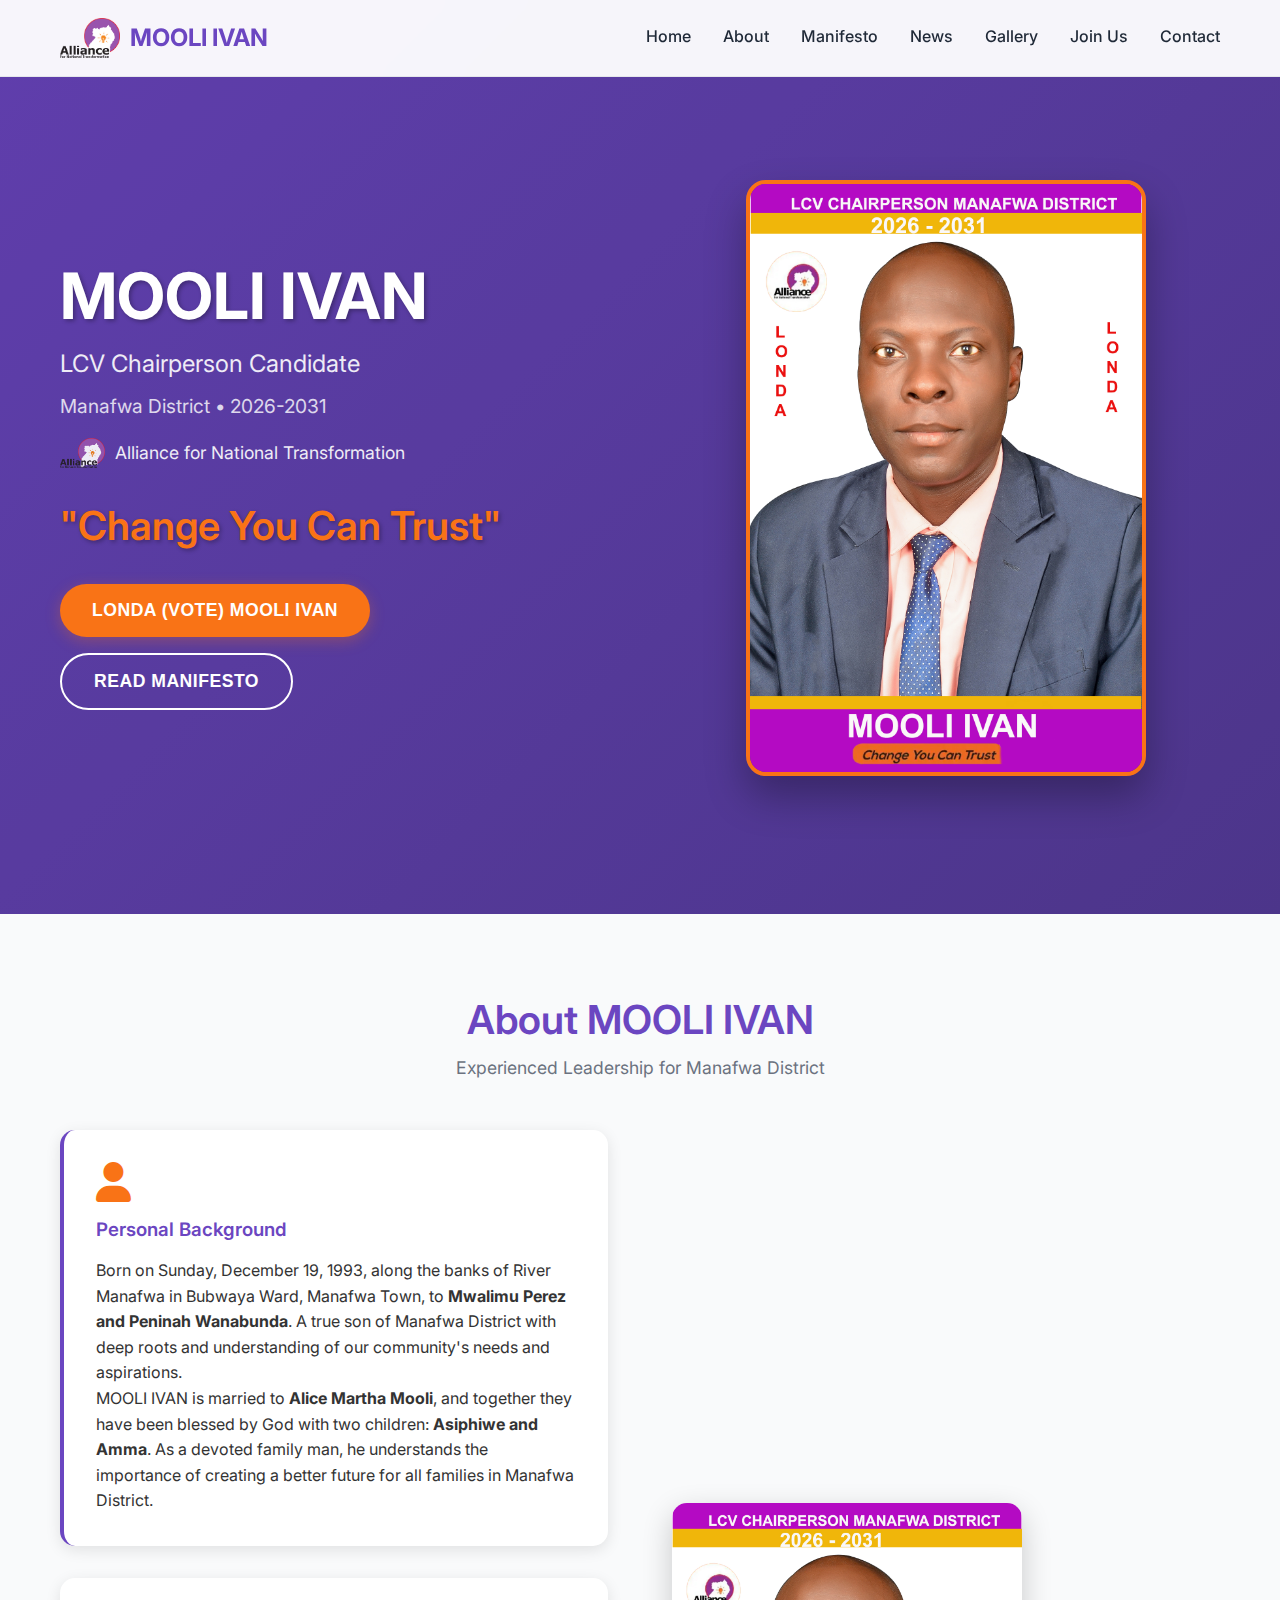
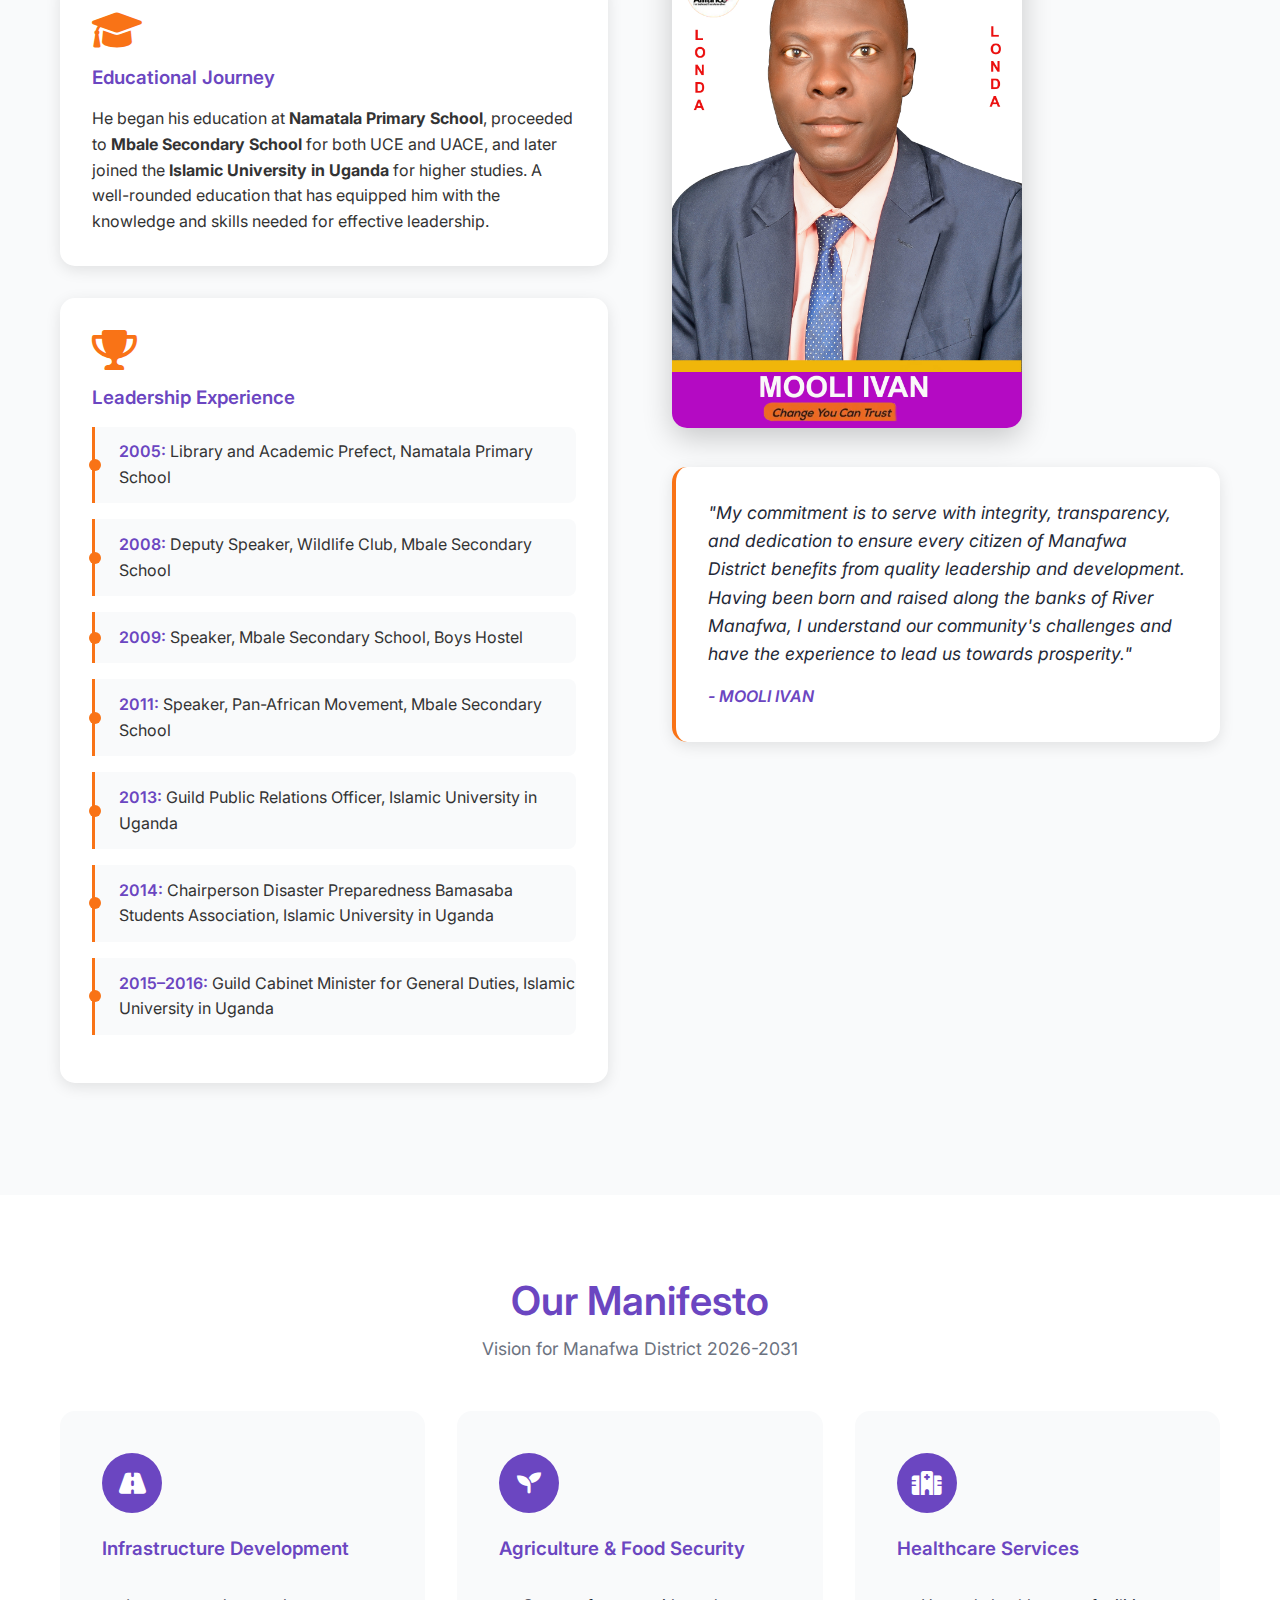
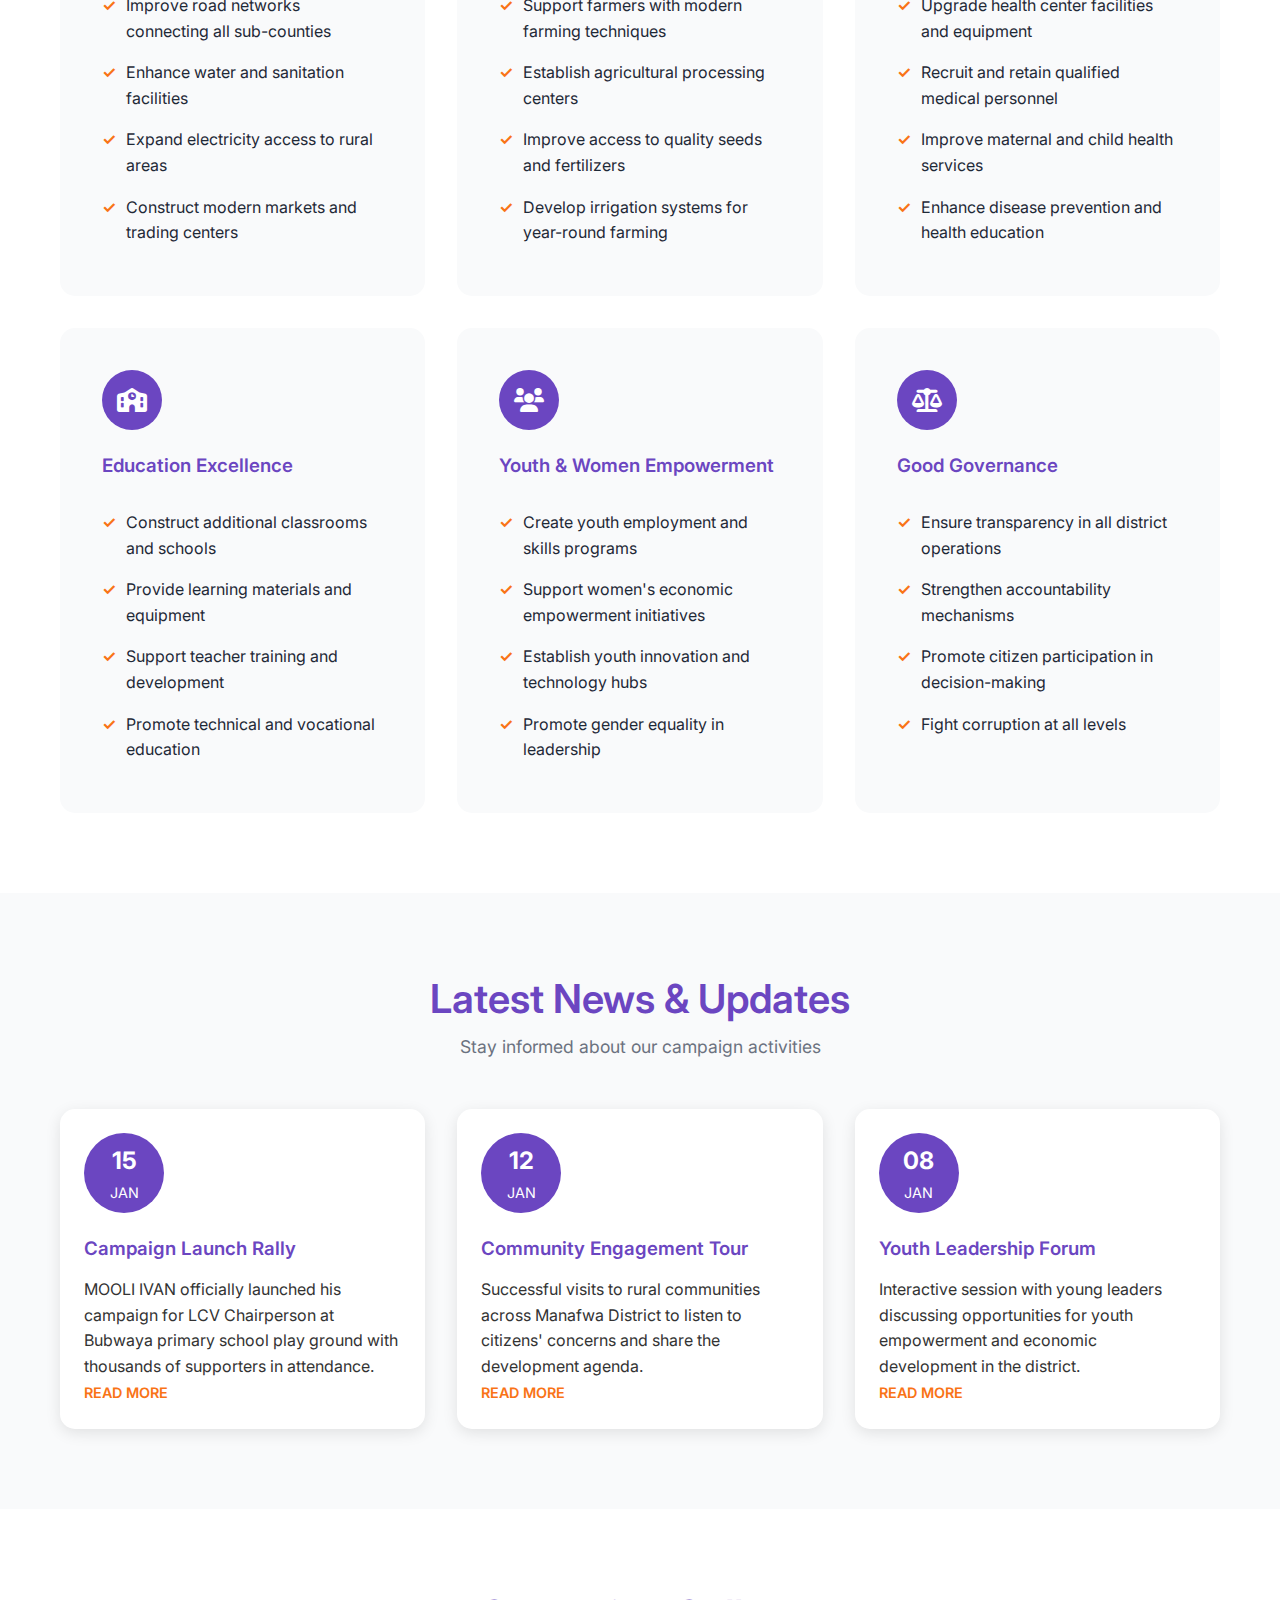
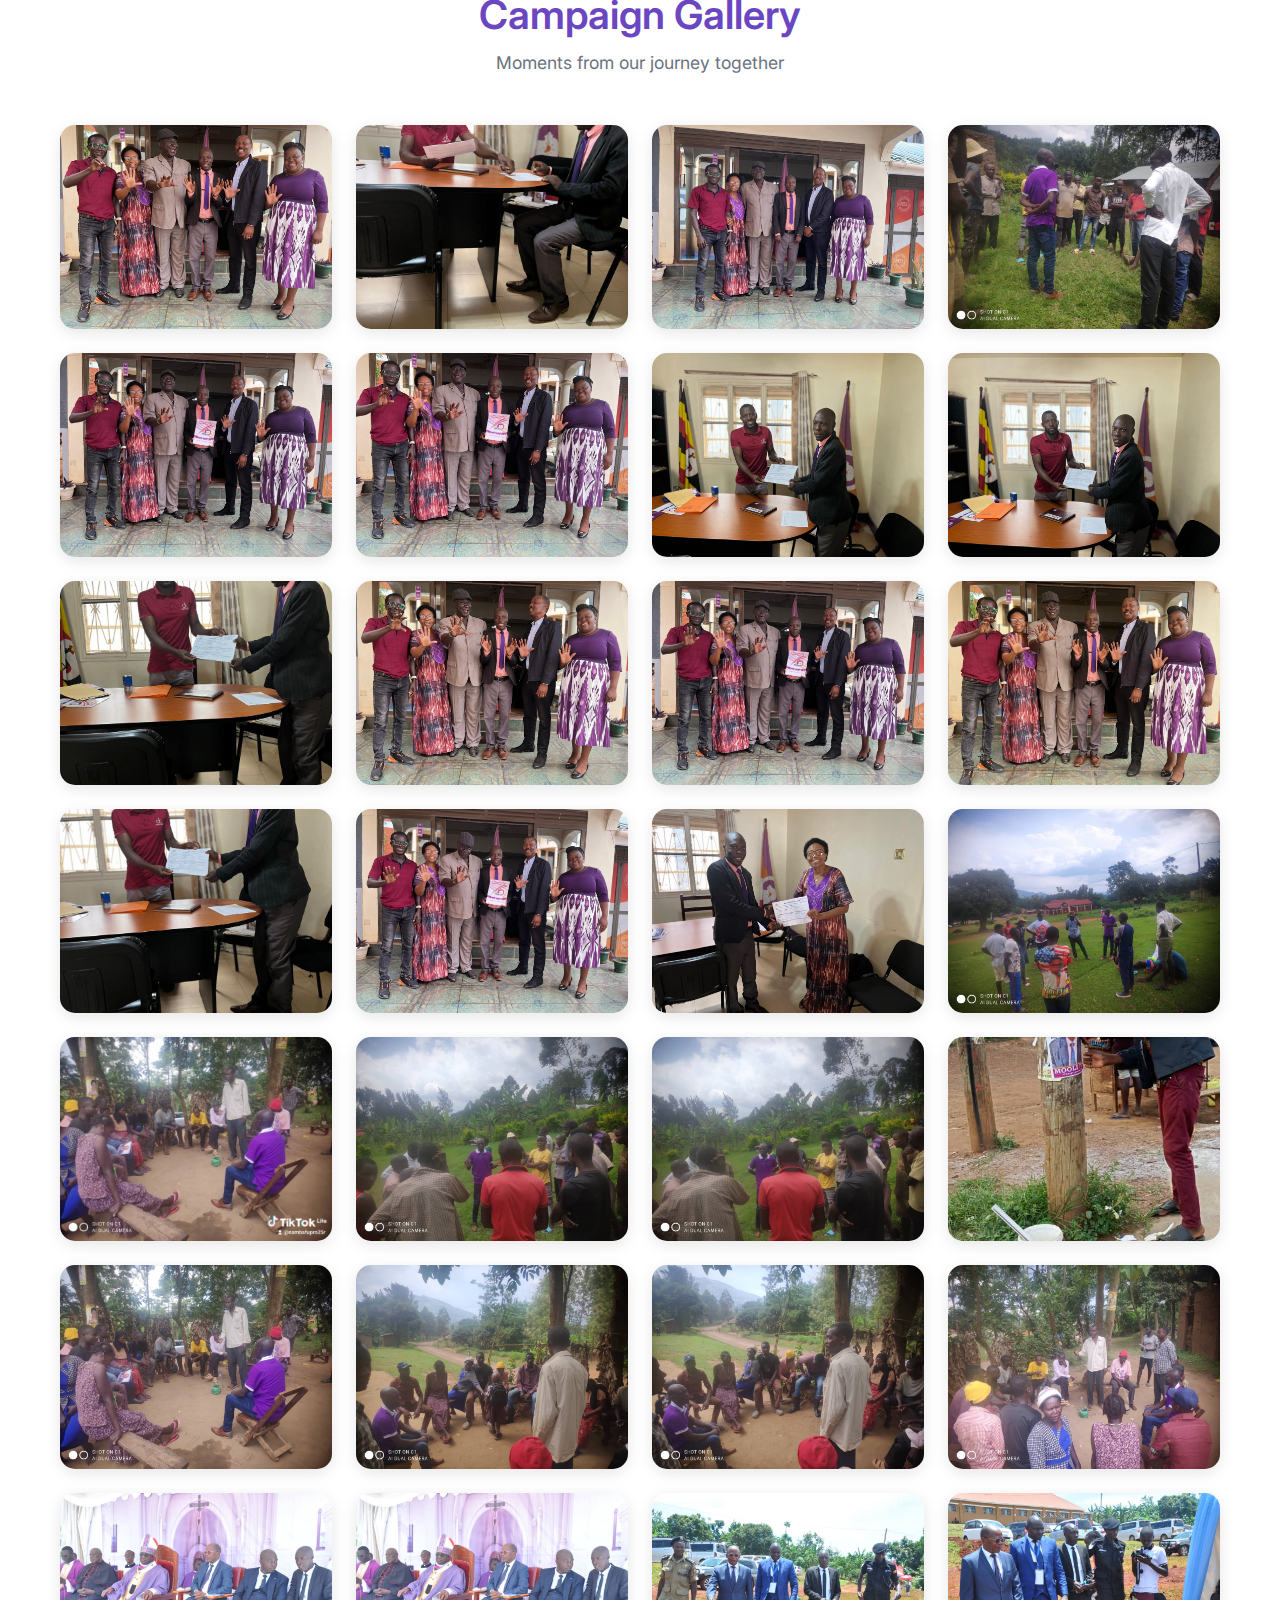
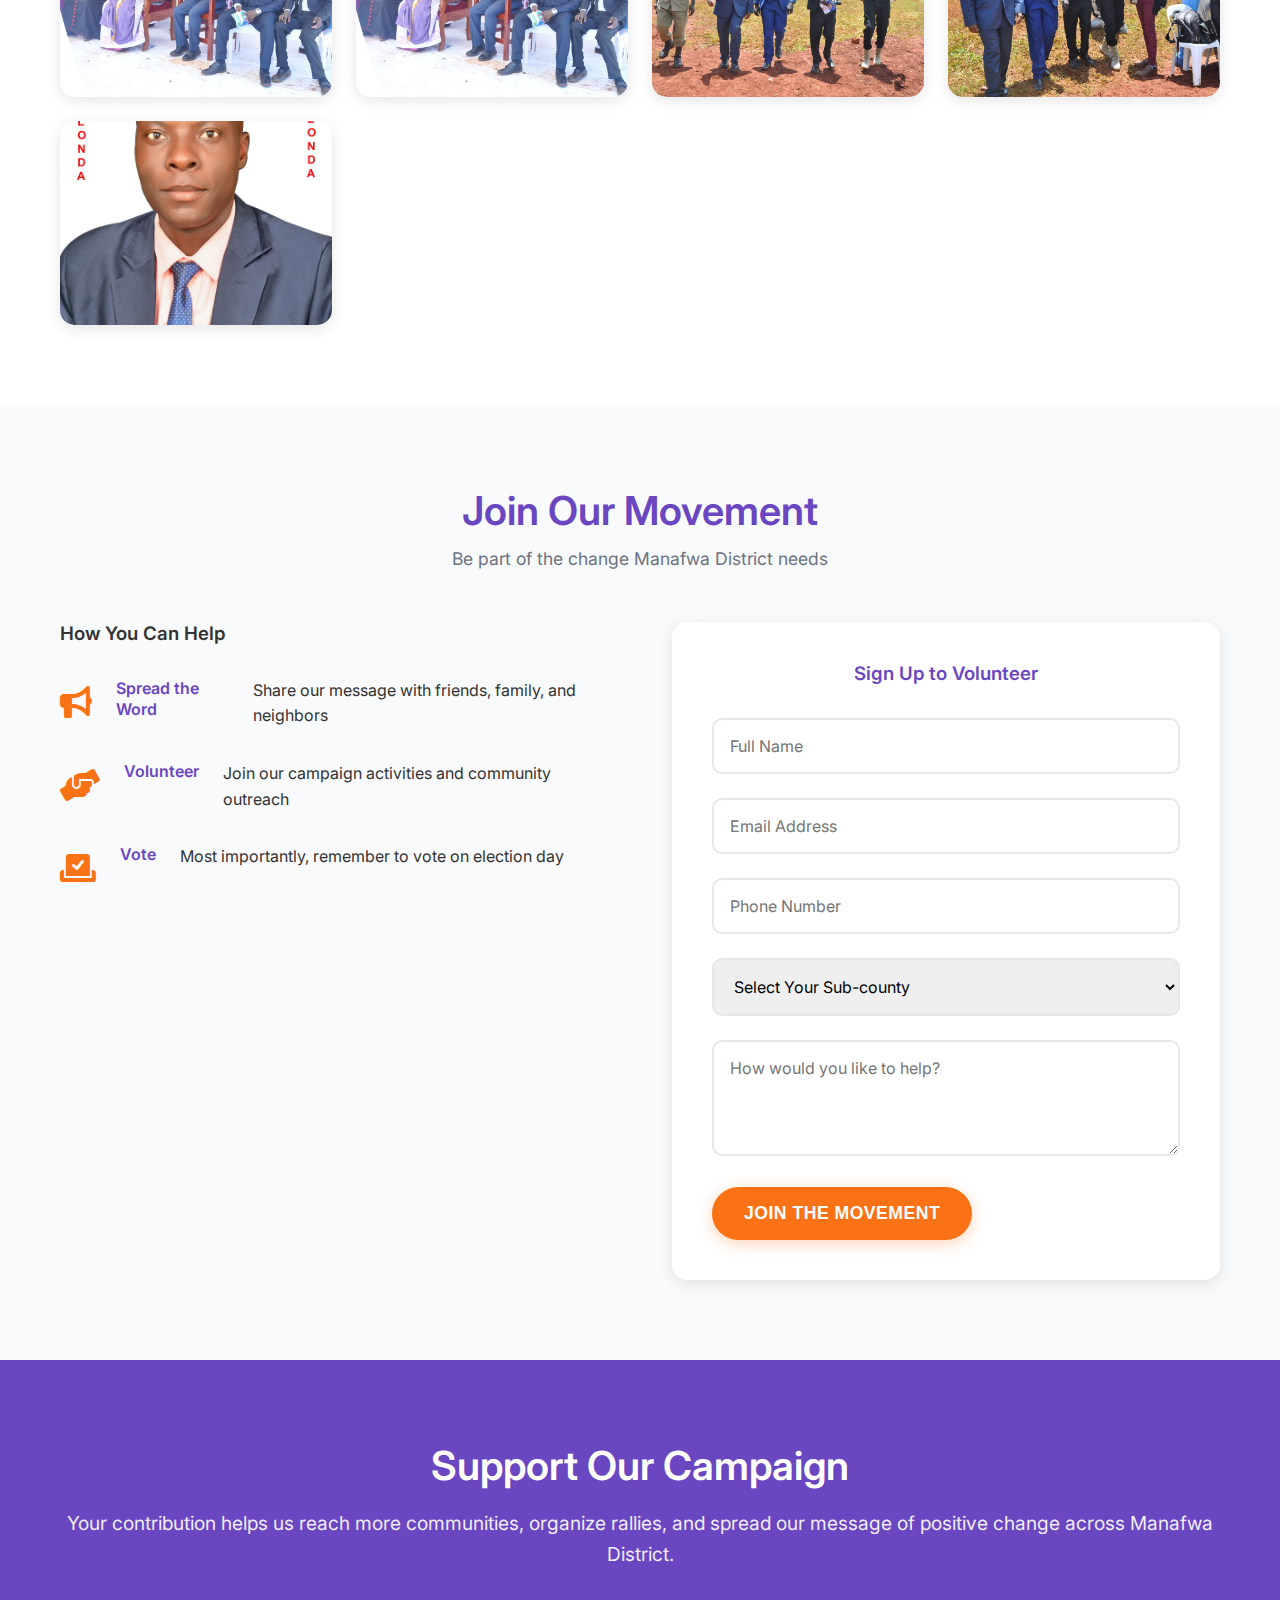
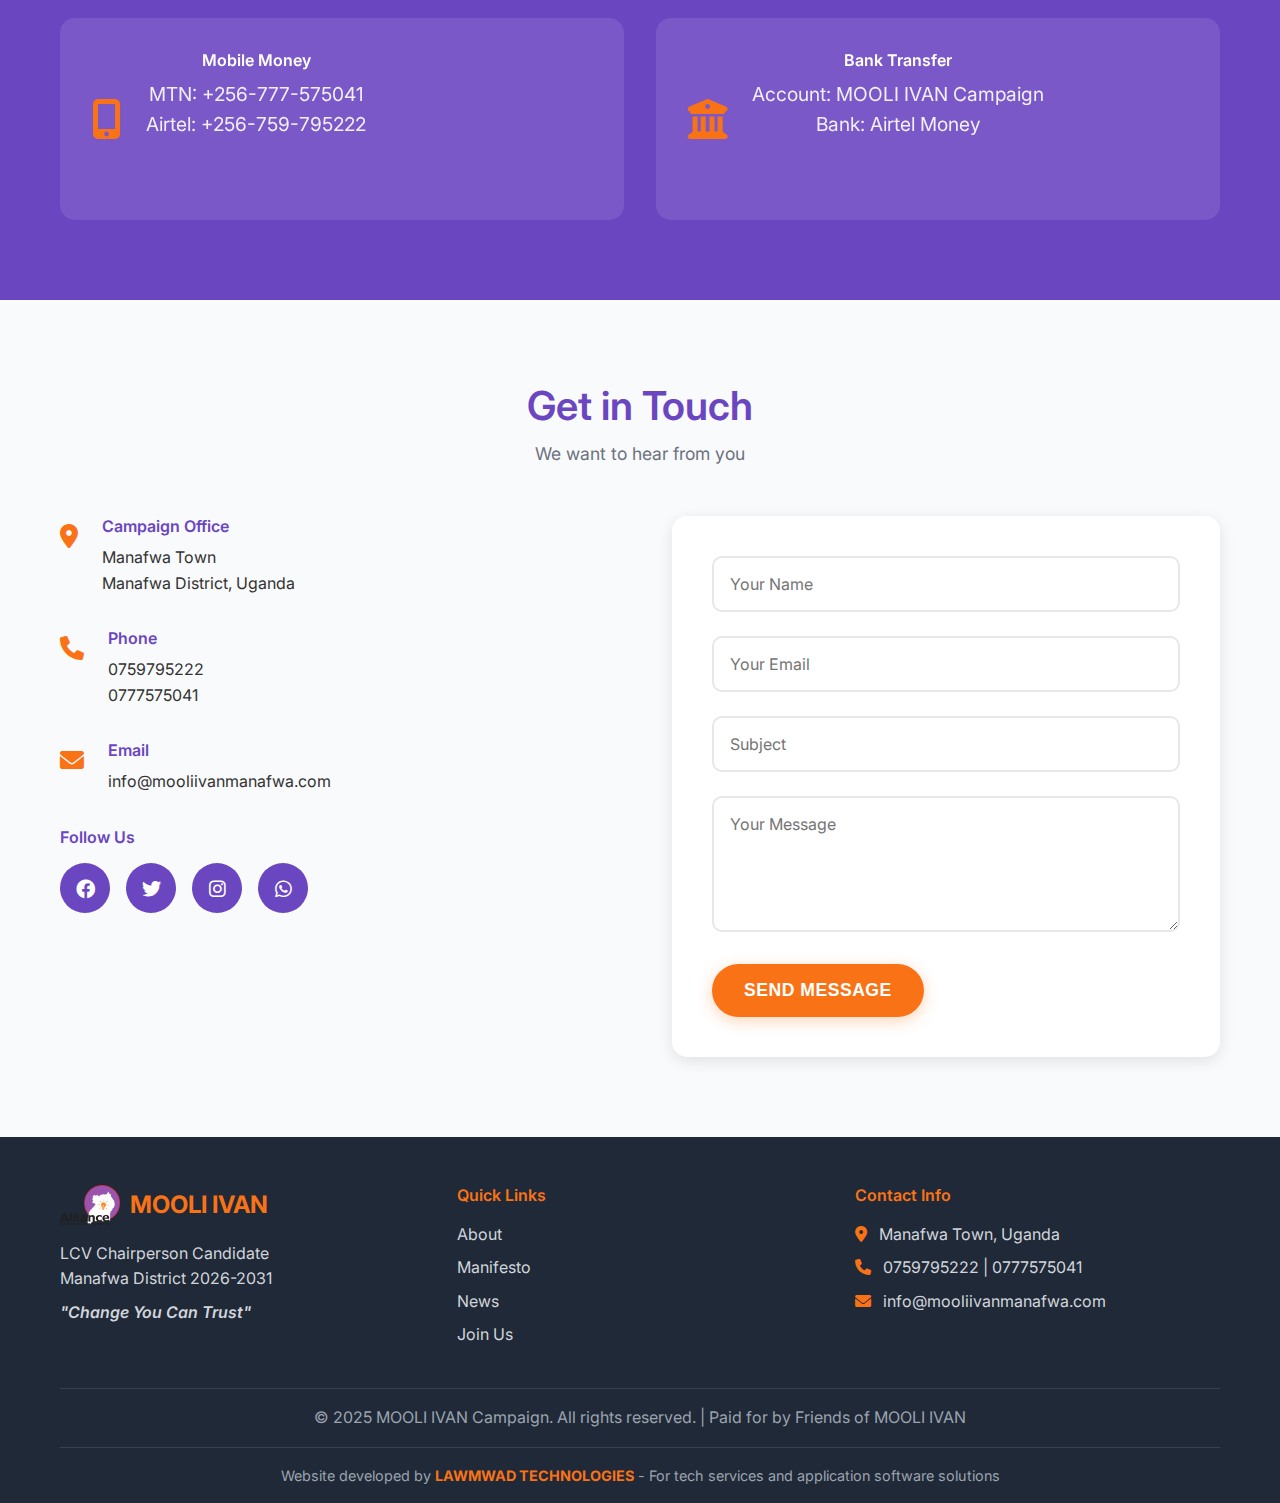
<file: index.html>
<!DOCTYPE html>
<html lang="en">
<head>
    <meta charset="UTF-8">
    <meta name="viewport" content="width=device-width, initial-scale=1.0">
    <title>MOOLI IVAN - LCV Chairperson Manafwa District | ANT</title>
    <meta name="description" content="Vote MOOLI IVAN for LCV Chairperson Manafwa District 2026-2031. Alliance for National Transformation - Change You Can Trust">
    <link rel="stylesheet" href="styles.css">
    <link rel="preconnect" href="https://fonts.googleapis.com">
    <link rel="preconnect" href="https://fonts.gstatic.com" crossorigin>
    <link href="https://fonts.googleapis.com/css2?family=Inter:wght@300;400;500;600;700&display=swap" rel="stylesheet">
    <link rel="stylesheet" href="https://cdnjs.cloudflare.com/ajax/libs/font-awesome/6.0.0/css/all.min.css">
</head>
<body>
    <!-- Navigation -->
    <nav class="navbar">
        <div class="nav-container">
            <div class="nav-logo">
                <img src="Alliance_for_National_Transformation.png" alt="ANT Logo" class="logo-img">
                <span class="logo-text">MOOLI IVAN</span>
            </div>
            <div class="nav-menu" id="nav-menu">
                <a href="#home" class="nav-link">Home</a>
                <a href="#about" class="nav-link">About</a>
                <a href="#manifesto" class="nav-link">Manifesto</a>
                <a href="#news" class="nav-link">News</a>
                <a href="#gallery" class="nav-link">Gallery</a>
                <a href="#volunteer" class="nav-link">Join Us</a>
                <a href="#contact" class="nav-link">Contact</a>
            </div>
            <div class="nav-toggle" id="nav-toggle">
                <span class="bar"></span>
                <span class="bar"></span>
                <span class="bar"></span>
            </div>
        </div>
    </nav>

    <!-- Hero Section -->
    <section id="home" class="hero">
        <div class="hero-overlay"></div>
        <div class="hero-content">
            <div class="container">
                <div class="hero-text">
                    <h1 class="hero-title">MOOLI IVAN</h1>
                    <p class="hero-subtitle">LCV Chairperson Candidate</p>
                    <p class="hero-district">Manafwa District • 2026-2031</p>
                    <p class="hero-party"><img src="Alliance_for_National_Transformation.png" alt="ANT" class="hero-logo"> Alliance for National Transformation</p>
                    <h2 class="hero-slogan">"Change You Can Trust"</h2>
                    <div class="hero-buttons">
                        <button class="btn btn-primary">LONDA (Vote) MOOLI IVAN</button>
                        <button class="btn btn-secondary" onclick="scrollToSection('manifesto')">Read Manifesto</button>
                    </div>
                </div>
                <div class="hero-image">
                    <img src="MOOLIIVAN.JPG" alt="MOOLI IVAN" class="candidate-image">
                </div>
            </div>
        </div>
    </section>

    <!-- About Section -->
    <section id="about" class="about">
        <div class="container">
            <div class="section-header">
                <h2 class="section-title">About MOOLI IVAN</h2>
                <p class="section-subtitle">Experienced Leadership for Manafwa District</p>
            </div>
            <div class="about-content">
                <div class="about-text">
                    <div class="about-card biography">
                        <i class="fas fa-user"></i>
                        <h3>Personal Background</h3>
                        
                        <p>Born on Sunday, December 19, 1993, along the banks of River Manafwa in Bubwaya Ward, Manafwa Town, to <strong>Mwalimu Perez and Peninah Wanabunda</strong>. A true son of Manafwa District with deep roots and understanding of our community's needs and aspirations.</p>
                        <p>MOOLI IVAN is married to <strong>Alice Martha Mooli</strong>, and together they have been blessed by God with two children: <strong>Asiphiwe and Amma</strong>. As a devoted family man, he understands the importance of creating a better future for all families in Manafwa District.</p>
                    </div>
                    <div class="about-card">
                        <i class="fas fa-graduation-cap"></i>
                        <h3>Educational Journey</h3>
                        <p>He began his education at <strong>Namatala Primary School</strong>, proceeded to <strong>Mbale Secondary School</strong> for both UCE and UACE, and later joined the <strong>Islamic University in Uganda</strong> for higher studies. A well-rounded education that has equipped him with the knowledge and skills needed for effective leadership.</p>
                    </div>
                    <div class="about-card">
                        <i class="fas fa-trophy"></i>
                        <h3>Leadership Experience</h3>
                        <div class="leadership-timeline">
                            <div class="timeline-item">
                                <strong>2005:</strong> Library and Academic Prefect, Namatala Primary School
                            </div>
                            <div class="timeline-item">
                                <strong>2008:</strong> Deputy Speaker, Wildlife Club, Mbale Secondary School
                            </div>
                            <div class="timeline-item">
                                <strong>2009:</strong> Speaker, Mbale Secondary School, Boys Hostel
                            </div>
                            <div class="timeline-item">
                                <strong>2011:</strong> Speaker, Pan-African Movement, Mbale Secondary School
                            </div>
                            <div class="timeline-item">
                                <strong>2013:</strong> Guild Public Relations Officer, Islamic University in Uganda
                            </div>
                            <div class="timeline-item">
                                <strong>2014:</strong> Chairperson Disaster Preparedness Bamasaba Students Association, Islamic University in Uganda
                            </div>
                            <div class="timeline-item">
                                <strong>2015–2016:</strong> Guild Cabinet Minister for General Duties, Islamic University in Uganda
                            </div>
                        </div>
                    </div>
                </div>
                <div class="about-image">
                    <img src="MOOLIIVAN.JPG" alt="MOOLI IVAN" class="about-img">
                    <div class="about-quote">
                        <blockquote>
                            "My commitment is to serve with integrity, transparency, and dedication to ensure every citizen of Manafwa District benefits from quality leadership and development. Having been born and raised along the banks of River Manafwa, I understand our community's challenges and have the experience to lead us towards prosperity."
                        </blockquote>
                        <cite>- MOOLI IVAN</cite>
                    </div>
                </div>
            </div>
        </div>
    </section>

    <!-- Manifesto Section -->
    <section id="manifesto" class="manifesto">
        <div class="container">
            <div class="section-header">
                <h2 class="section-title">Our Manifesto</h2>
                <p class="section-subtitle">Vision for Manafwa District 2026-2031</p>
            </div>
            <div class="manifesto-grid">
                <div class="manifesto-card">
                    <div class="card-icon">
                        <i class="fas fa-road"></i>
                    </div>
                    <h3>Infrastructure Development</h3>
                    <ul>
                        <li>Improve road networks connecting all sub-counties</li>
                        <li>Enhance water and sanitation facilities</li>
                        <li>Expand electricity access to rural areas</li>
                        <li>Construct modern markets and trading centers</li>
                    </ul>
                </div>
                <div class="manifesto-card">
                    <div class="card-icon">
                        <i class="fas fa-seedling"></i>
                    </div>
                    <h3>Agriculture & Food Security</h3>
                    <ul>
                        <li>Support farmers with modern farming techniques</li>
                        <li>Establish agricultural processing centers</li>
                        <li>Improve access to quality seeds and fertilizers</li>
                        <li>Develop irrigation systems for year-round farming</li>
                    </ul>
                </div>
                <div class="manifesto-card">
                    <div class="card-icon">
                        <i class="fas fa-hospital"></i>
                    </div>
                    <h3>Healthcare Services</h3>
                    <ul>
                        <li>Upgrade health center facilities and equipment</li>
                        <li>Recruit and retain qualified medical personnel</li>
                        <li>Improve maternal and child health services</li>
                        <li>Enhance disease prevention and health education</li>
                    </ul>
                </div>
                <div class="manifesto-card">
                    <div class="card-icon">
                        <i class="fas fa-school"></i>
                    </div>
                    <h3>Education Excellence</h3>
                    <ul>
                        <li>Construct additional classrooms and schools</li>
                        <li>Provide learning materials and equipment</li>
                        <li>Support teacher training and development</li>
                        <li>Promote technical and vocational education</li>
                    </ul>
                </div>
                <div class="manifesto-card">
                    <div class="card-icon">
                        <i class="fas fa-users"></i>
                    </div>
                    <h3>Youth & Women Empowerment</h3>
                    <ul>
                        <li>Create youth employment and skills programs</li>
                        <li>Support women's economic empowerment initiatives</li>
                        <li>Establish youth innovation and technology hubs</li>
                        <li>Promote gender equality in leadership</li>
                    </ul>
                </div>
                <div class="manifesto-card">
                    <div class="card-icon">
                        <i class="fas fa-balance-scale"></i>
                    </div>
                    <h3>Good Governance</h3>
                    <ul>
                        <li>Ensure transparency in all district operations</li>
                        <li>Strengthen accountability mechanisms</li>
                        <li>Promote citizen participation in decision-making</li>
                        <li>Fight corruption at all levels</li>
                    </ul>
                </div>
            </div>
        </div>
    </section>

    <!-- News Section -->
    <section id="news" class="news">
        <div class="container">
            <div class="section-header">
                <h2 class="section-title">Latest News & Updates</h2>
                <p class="section-subtitle">Stay informed about our campaign activities</p>
            </div>
            <div class="news-grid">
                <article class="news-card">
                    <div class="news-date">
                        <span class="day">15</span>
                        <span class="month">Jan</span>
                    </div>
                    <div class="news-content">
                        <h3>Campaign Launch Rally</h3>
                        <p>MOOLI IVAN officially launched his campaign for LCV Chairperson at Bubwaya primary school play ground with thousands of supporters in attendance.</p>
                        <a href="#" class="read-more">Read More</a>
                    </div>
                </article>
                <article class="news-card">
                    <div class="news-date">
                        <span class="day">12</span>
                        <span class="month">Jan</span>
                    </div>
                    <div class="news-content">
                        <h3>Community Engagement Tour</h3>
                        <p>Successful visits to rural communities across Manafwa District to listen to citizens' concerns and share the development agenda.</p>
                        <a href="#" class="read-more">Read More</a>
                    </div>
                </article>
                <article class="news-card">
                    <div class="news-date">
                        <span class="day">08</span>
                        <span class="month">Jan</span>
                    </div>
                    <div class="news-content">
                        <h3>Youth Leadership Forum</h3>
                        <p>Interactive session with young leaders discussing opportunities for youth empowerment and economic development in the district.</p>
                        <a href="#" class="read-more">Read More</a>
                    </div>
                </article>
            </div>
        </div>
    </section>

    <!-- Gallery Section -->
    <section id="gallery" class="gallery">
        <div class="container">
            <div class="section-header">
                <h2 class="section-title">Campaign Gallery</h2>
                <p class="section-subtitle">Moments from our journey together</p>
            </div>
            <div class="gallery-grid">
                <div class="gallery-item">
                    <img src="./images/muntu/114.jpeg" alt="MOOLI IVAN at ceremony">
                    <div class="gallery-overlay">
                        <h4>Official Ceremony</h4>
                        <p>MOOLI IVAN at important ceremony</p>
                    </div>
                </div>
                <div class="gallery-item">
                    <img src="./images/muntu/115.jpeg" alt="MOOLI IVAN at ceremony">
                    <div class="gallery-overlay">
                        <h4>Official Ceremony</h4>
                        <p>MOOLI IVAN at important ceremony</p>
                    </div>
                </div>
                <div class="gallery-item">
                    <img src="./images/muntu/116.jpeg" alt="MOOLI IVAN at ceremony">
                    <div class="gallery-overlay">
                        <h4>Official Ceremony</h4>
                        <p>MOOLI IVAN at important ceremony</p>
                    </div>
                </div>
                <div class="gallery-item">
                    <img src="./images/muntu/117.jpeg" alt="MOOLI IVAN at ceremony">
                    <div class="gallery-overlay">
                        <h4>Official Ceremony</h4>
                        <p>MOOLI IVAN at important ceremony</p>
                    </div>
                </div>
                <div class="gallery-item">
                    <img src="./images/muntu/118.jpeg" alt="MOOLI IVAN at ceremony">
                    <div class="gallery-overlay">
                        <h4>Official Ceremony</h4>
                        <p>MOOLI IVAN at important ceremony</p>
                    </div>
                </div>
                <div class="gallery-item">
                    <img src="./images/muntu/119.jpeg" alt="MOOLI IVAN at ceremony">
                    <div class="gallery-overlay">
                        <h4>Official Ceremony</h4>
                        <p>MOOLI IVAN at important ceremony</p>
                    </div>
                </div>
                <div class="gallery-item">
                    <img src="./images/muntu/120.jpeg" alt="MOOLI IVAN at ceremony">
                    <div class="gallery-overlay">
                        <h4>Official Ceremony</h4>
                        <p>MOOLI IVAN at important ceremony</p>
                    </div>
                </div>
                <div class="gallery-item">
                    <img src="./images/muntu/121.jpeg" alt="MOOLI IVAN at ceremony">
                    <div class="gallery-overlay">
                        <h4>Official Ceremony</h4>
                        <p>MOOLI IVAN at important ceremony</p>
                    </div>
                </div>
                <div class="gallery-item">
                    <img src="./images/muntu/122.jpeg" alt="MOOLI IVAN at ceremony">
                    <div class="gallery-overlay">
                        <h4>Official Ceremony</h4>
                        <p>MOOLI IVAN at important ceremony</p>
                    </div>
                </div>
                <div class="gallery-item">
                    <img src="./images/muntu/123.jpeg" alt="MOOLI IVAN at ceremony">
                    <div class="gallery-overlay">
                        <h4>Official Ceremony</h4>
                        <p>MOOLI IVAN at important ceremony</p>
                    </div>
                </div>
                <div class="gallery-item">
                    <img src="./images/muntu/124.jpeg" alt="MOOLI IVAN at ceremony">
                    <div class="gallery-overlay">
                        <h4>Official Ceremony</h4>
                        <p>MOOLI IVAN at important ceremony</p>
                    </div>
                </div>
                <div class="gallery-item">
                    <img src="./images/muntu/125.jpeg" alt="MOOLI IVAN at ceremony">
                    <div class="gallery-overlay">
                        <h4>Official Ceremony</h4>
                        <p>MOOLI IVAN at important ceremony</p>
                    </div>
                </div>
                <div class="gallery-item">
                    <img src="./images/muntu/126.jpeg" alt="MOOLI IVAN at ceremony">
                    <div class="gallery-overlay">
                        <h4>Official Ceremony</h4>
                        <p>MOOLI IVAN at important ceremony</p>
                    </div>
                </div>
                <div class="gallery-item">
                    <img src="./images/muntu/127.jpeg" alt="MOOLI IVAN at ceremony">
                    <div class="gallery-overlay">
                        <h4>Official Ceremony</h4>
                        <p>MOOLI IVAN at important ceremony</p>
                    </div>
                </div>
                <div class="gallery-item">
                    <img src="./images/muntu/128.jpeg" alt="MOOLI IVAN at ceremony">
                    <div class="gallery-overlay">
                        <h4>Official Ceremony</h4>
                        <p>MOOLI IVAN at important ceremony</p>
                    </div>
                </div>
                <div class="gallery-item">
                    <img src="./images/muntu/11.jpeg" alt="MOOLI IVAN at ceremony">
                    <div class="gallery-overlay">
                        <h4>Official Ceremony</h4>
                        <p>MOOLI IVAN at important ceremony</p>
                    </div>
                </div>
                <div class="gallery-item">
                    <img src="./images/muntu/12.jpeg" alt="MOOLI IVAN at ceremony">
                    <div class="gallery-overlay">
                        <h4>Official Ceremony</h4>
                        <p>MOOLI IVAN at important ceremony</p>
                    </div>
                </div>
                <div class="gallery-item">
                    <img src="./images/muntu/13.jpeg" alt="MOOLI IVAN at ceremony">
                    <div class="gallery-overlay">
                        <h4>Official Ceremony</h4>
                        <p>MOOLI IVAN at important ceremony</p>
                    </div>
                </div>
                <div class="gallery-item">
                    <img src="./images/muntu/14.jpeg" alt="MOOLI IVAN at ceremony">
                    <div class="gallery-overlay">
                        <h4>Official Ceremony</h4>
                        <p>MOOLI IVAN at important ceremony</p>
                    </div>
                </div>
                <div class="gallery-item">
                    <img src="./images/muntu/15.jpeg" alt="MOOLI IVAN at ceremony">
                    <div class="gallery-overlay">
                        <h4>Official Ceremony</h4>
                        <p>MOOLI IVAN at important ceremony</p>
                    </div>
                </div>
                <div class="gallery-item">
                    <img src="./images/muntu/16.jpeg" alt="MOOLI IVAN at ceremony">
                    <div class="gallery-overlay">
                        <h4>Official Ceremony</h4>
                        <p>MOOLI IVAN at important ceremony</p>
                    </div>
                </div>
                <div class="gallery-item">
                    <img src="./images/muntu/17.jpeg" alt="MOOLI IVAN at ceremony">
                    <div class="gallery-overlay">
                        <h4>Official Ceremony</h4>
                        <p>MOOLI IVAN at important ceremony</p>
                    </div>
                </div>
                <div class="gallery-item">
                    <img src="./images/muntu/18.jpeg" alt="MOOLI IVAN at ceremony">
                    <div class="gallery-overlay">
                        <h4>Official Ceremony</h4>
                        <p>MOOLI IVAN at important ceremony</p>
                    </div>
                </div>
                <div class="gallery-item">
                    <img src="./images/muntu/19.jpeg" alt="MOOLI IVAN at ceremony">
                    <div class="gallery-overlay">
                        <h4>Official Ceremony</h4>
                        <p>MOOLI IVAN at important ceremony</p>
                    </div>
                </div>
                <div class="gallery-item">
                    <img src="./images/atceremony.jpeg" alt="MOOLI IVAN at ceremony">
                    <div class="gallery-overlay">
                        <h4>Official Ceremony</h4>
                        <p>MOOLI IVAN at important ceremony</p>
                    </div>
                </div>

                <div class="gallery-item">
                    <img src="./images/atceremony.jpeg" alt="MOOLI IVAN at ceremony">
                    <div class="gallery-overlay">
                        <h4>Official Ceremony</h4>
                        <p>MOOLI IVAN at important ceremony</p>
                    </div>
                </div>
                <div class="gallery-item">
                    <img src="./images/walk.jpeg" alt="MOOLI IVAN community walk">
                    <div class="gallery-overlay">
                        <h4>Community Walk</h4>
                        <p>Walking with the community</p>
                    </div>
                </div>
                <div class="gallery-item">
                    <img src="./images/withpeople.jpeg" alt="MOOLI IVAN with people">
                    <div class="gallery-overlay">
                        <h4>With the People</h4>
                        <p>Engaging with citizens</p>
                    </div>
                </div>
                <div class="gallery-item">
                    <img src="MOOLIIVAN.JPG" alt="MOOLI IVAN portrait">
                    <div class="gallery-overlay">
                        <h4>Campaign Portrait</h4>
                        <p>Official candidate photo</p>
                    </div>
                </div>
            </div>
        </div>
    </section>

    <!-- Volunteer Section -->
    <section id="volunteer" class="volunteer">
        <div class="container">
            <div class="section-header">
                <h2 class="section-title">Join Our Movement</h2>
                <p class="section-subtitle">Be part of the change Manafwa District needs</p>
            </div>
            <div class="volunteer-content">
                <div class="volunteer-text">
                    <h3>How You Can Help</h3>
                    <div class="help-options">
                        <div class="help-item">
                            <i class="fas fa-bullhorn"></i>
                            <h4>Spread the Word</h4>
                            <p>Share our message with friends, family, and neighbors</p>
                        </div>
                        <div class="help-item">
                            <i class="fas fa-hands-helping"></i>
                            <h4>Volunteer</h4>
                            <p>Join our campaign activities and community outreach</p>
                        </div>
                        <div class="help-item">
                            <i class="fas fa-vote-yea"></i>
                            <h4>Vote</h4>
                            <p>Most importantly, remember to vote on election day</p>
                        </div>
                    </div>
                </div>
                <div class="volunteer-form">
                    <form id="volunteerForm">
                        <h3>Sign Up to Volunteer</h3>
                        <div class="form-group">
                            <input type="text" id="fullName" name="fullName" placeholder="Full Name" required>
                        </div>
                        <div class="form-group">
                            <input type="email" id="email" name="email" placeholder="Email Address" required>
                        </div>
                        <div class="form-group">
                            <input type="tel" id="phone" name="phone" placeholder="Phone Number" required>
                        </div>
                        <div class="form-group">
                            <select id="subcounty" name="subcounty" required>
                                <option value="">Select Your Sub-county</option>
                                <option value="manafwa">Manafwa</option>
                                <option value="bulegeni">Bulegeni</option>
                                <option value="malaba">Malaba</option>
                                <option value="bukigai">Bukigai</option>
                                <option value="tsima">Tsima</option>
                            </select>
                        </div>
                        <div class="form-group">
                            <textarea id="message" name="message" placeholder="How would you like to help?" rows="4"></textarea>
                        </div>
                        <button type="submit" class="btn btn-primary">Join the Movement</button>
                    </form>
                </div>
            </div>
        </div>
    </section>

    <!-- Donate Section -->
    <section id="donate" class="donate">
        <div class="container">
            <div class="donate-content">
                <div class="donate-text">
                    <h2>Support Our Campaign</h2>
                    <p>Your contribution helps us reach more communities, organize rallies, and spread our message of positive change across Manafwa District.</p>
                    <div class="donate-info">
                        <div class="donate-method">
                            <i class="fas fa-mobile-alt"></i>
                            <div>
                                <h4>Mobile Money</h4>
                                <p>MTN: +256-777-575041 <br>Airtel: +256-759-795222</p>
                            </div>
                        </div>
                        <div class="donate-method">
                            <i class="fas fa-university"></i>
                            <div>
                                <h4>Bank Transfer</h4>
                                <p>Account: MOOLI IVAN Campaign<br>Bank: Airtel Money</p>
                            </div>
                        </div>
                    </div>
                </div>
            </div>
        </div>
    </section>

    <!-- Contact Section -->
    <section id="contact" class="contact">
        <div class="container">
            <div class="section-header">
                <h2 class="section-title">Get in Touch</h2>
                <p class="section-subtitle">We want to hear from you</p>
            </div>
            <div class="contact-content">
                <div class="contact-info">
                    <div class="contact-item">
                        <i class="fas fa-map-marker-alt"></i>
                        <div>
                            <h4>Campaign Office</h4>
                            <p>Manafwa Town<br>Manafwa District, Uganda</p>
                        </div>
                    </div>
                    <div class="contact-item">
                        <i class="fas fa-phone"></i>
                        <div>
                            <h4>Phone</h4>
                            <p>0759795222<br>0777575041</p>
                        </div>
                    </div>
                    <div class="contact-item">
                        <i class="fas fa-envelope"></i>
                        <div>
                            <h4>Email</h4>
                            <p>info@mooliivanmanafwa.com</p>
                        </div>
                    </div>
                    <div class="social-links">
                        <h4>Follow Us</h4>
                        <div class="social-icons">
                            <a href="#" class="social-icon"><i class="fab fa-facebook"></i></a>
                            <a href="#" class="social-icon"><i class="fab fa-twitter"></i></a>
                            <a href="#" class="social-icon"><i class="fab fa-instagram"></i></a>
                            <a href="https://wa.me/256759795222" class="social-icon" target="_blank" rel="noopener noreferrer"><i class="fab fa-whatsapp"></i></a>
                        </div>
                    </div>
                </div>
                <div class="contact-form">
                    <form id="contactForm">
                        <div class="form-group">
                            <input type="text" id="contactName" name="name" placeholder="Your Name" required>
                        </div>
                        <div class="form-group">
                            <input type="email" id="contactEmail" name="email" placeholder="Your Email" required>
                        </div>
                        <div class="form-group">
                            <input type="text" id="subject" name="subject" placeholder="Subject" required>
                        </div>
                        <div class="form-group">
                            <textarea id="contactMessage" name="message" placeholder="Your Message" rows="5" required></textarea>
                        </div>
                        <button type="submit" class="btn btn-primary">Send Message</button>
                    </form>
                </div>
            </div>
        </div>
    </section>

    <!-- Footer -->
    <footer class="footer">
        <div class="container">
            <div class="footer-content">
                <div class="footer-section">
                    <div class="footer-logo">
                        <img src="Alliance_for_National_Transformation.png" alt="ANT Logo">
                        <span>MOOLI IVAN</span>
                    </div>
                    <p>LCV Chairperson Candidate<br>Manafwa District 2026-2031</p>
                    <p class="footer-slogan">"Change You Can Trust"</p>
                </div>
                <div class="footer-section">
                    <h4>Quick Links</h4>
                    <ul>
                        <li><a href="#about">About</a></li>
                        <li><a href="#manifesto">Manifesto</a></li>
                        <li><a href="#news">News</a></li>
                        <li><a href="#volunteer">Join Us</a></li>
                    </ul>
                </div>
                <div class="footer-section">
                    <h4>Contact Info</h4>
                    <p><i class="fas fa-map-marker-alt"></i> Manafwa Town, Uganda</p>
                    <p><i class="fas fa-phone"></i> 0759795222 | 0777575041</p>
                    <p><i class="fas fa-envelope"></i> info@mooliivanmanafwa.com</p>
                </div>
            </div>
            <div class="footer-bottom">
                <p>&copy; 2025 MOOLI IVAN Campaign. All rights reserved. | Paid for by Friends of MOOLI IVAN</p>
                <div class="developer-credit">
                    <p>Website developed by <a href="https://lawmwad.vercel.app/" target="_blank" rel="noopener noreferrer">
                        <strong>LAWMWAD TECHNOLOGIES</strong>
                    </a> - For tech services and application software solutions</p>
                </div>
            </div>
        </div>
    </footer>

    <script src="script.js"></script>
</body>
</html>
</file>
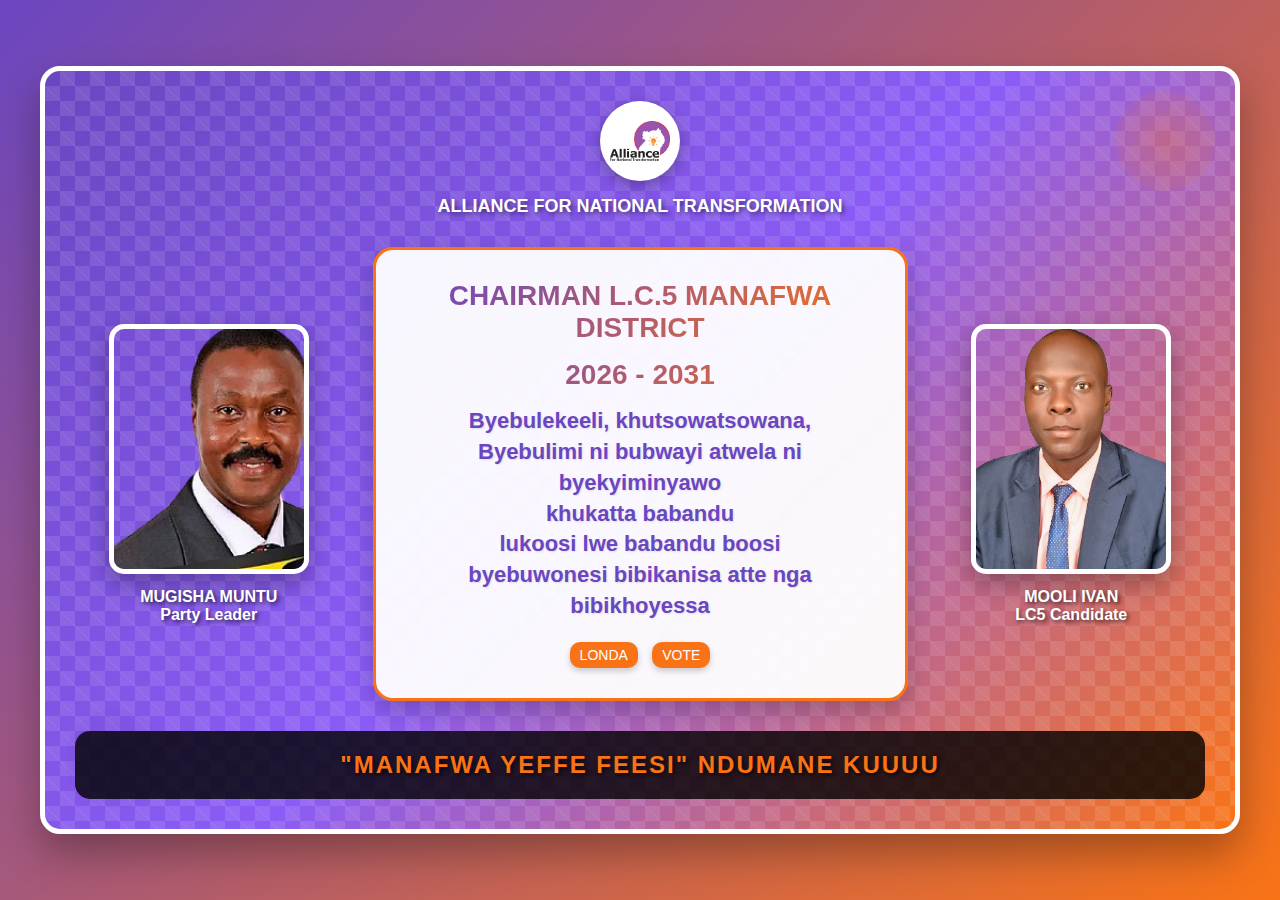
<file: banner.html>
<!DOCTYPE html>
<html lang="en">
<head>
    <meta charset="UTF-8">
    <meta name="viewport" content="width=device-width, initial-scale=1.0">
    <title>MOOLI IVAN Campaign Banner</title>
    <style>
        * {
            margin: 0;
            padding: 0;
            box-sizing: border-box;
        }

        body {
            font-family: 'Arial Black', Arial, sans-serif;
            background: linear-gradient(135deg, #6B46C1 0%, #F97316 100%);
            min-height: 100vh;
            display: flex;
            align-items: center;
            justify-content: center;
            padding: 20px;
        }

        .banner-container {
            width: 100%;
            max-width: 1200px;
            background: linear-gradient(135deg, #6B46C1 0%, #8B5CF6 50%, #F97316 100%);
            border-radius: 20px;
            padding: 30px;
            box-shadow: 0 20px 40px rgba(0, 0, 0, 0.3);
            border: 5px solid #FFFFFF;
            position: relative;
            overflow: hidden;
        }

        .banner-container::before {
            content: '';
            position: absolute;
            top: 0;
            left: 0;
            right: 0;
            bottom: 0;
            background: linear-gradient(45deg, rgba(255,255,255,0.1) 25%, transparent 25%, transparent 75%, rgba(255,255,255,0.1) 75%), 
                        linear-gradient(45deg, rgba(255,255,255,0.1) 25%, transparent 25%, transparent 75%, rgba(255,255,255,0.1) 75%);
            background-size: 30px 30px;
            background-position: 0 0, 15px 15px;
            pointer-events: none;
        }

        .banner-header {
            text-align: center;
            margin-bottom: 30px;
            position: relative;
            z-index: 2;
        }

        .ant-logo {
            width: 80px;
            height: 80px;
            margin: 0 auto 15px;
            background: white;
            border-radius: 50%;
            padding: 10px;
            box-shadow: 0 5px 15px rgba(0, 0, 0, 0.3);
        }

        .ant-logo img {
            width: 100%;
            height: 100%;
            object-fit: contain;
        }

        .party-name {
            color: #FFFFFF;
            font-size: 18px;
            font-weight: bold;
            text-shadow: 2px 2px 4px rgba(0, 0, 0, 0.5);
            margin-bottom: 10px;
        }

        .banner-main {
            display: grid;
            grid-template-columns: 1fr 2fr 1fr;
            align-items: center;
            gap: 30px;
            position: relative;
            z-index: 2;
            margin-bottom: 30px;
        }

        .candidate-image {
            text-align: center;
        }

        .candidate-image img {
            width: 200px;
            height: 250px;
            object-fit: cover;
            border-radius: 15px;
            border: 5px solid #FFFFFF;
            box-shadow: 0 10px 25px rgba(0, 0, 0, 0.3);
            transition: transform 0.3s ease;
        }

        .candidate-image img:hover {
            transform: scale(1.05);
        }

        .candidate-name {
            color: #FFFFFF;
            font-size: 16px;
            font-weight: bold;
            margin-top: 10px;
            text-shadow: 2px 2px 4px rgba(0, 0, 0, 0.7);
        }

        .banner-text {
            text-align: center;
            background: rgba(255, 255, 255, 0.95);
            padding: 30px;
            border-radius: 20px;
            box-shadow: 0 10px 25px rgba(0, 0, 0, 0.2);
            border: 3px solid #F97316;
        }

        .main-message {
            color: #6B46C1;
            font-size: 22px;
            font-weight: bold;
            line-height: 1.4;
            text-align: center;
            margin-bottom: 20px;
            text-shadow: 1px 1px 2px rgba(0, 0, 0, 0.1);
        }

        .position-title {
            background: linear-gradient(135deg, #6B46C1, #F97316);
            -webkit-background-clip: text;
            -webkit-text-fill-color: transparent;
            background-clip: text;
            font-size: 28px;
            font-weight: bold;
            margin-bottom: 15px;
        }

        .banner-footer {
            text-align: center;
            position: relative;
            z-index: 2;
            background: rgba(0, 0, 0, 0.8);
            padding: 20px;
            border-radius: 15px;
            margin-top: 20px;
        }

        .footer-message {
            color: #F97316;
            font-size: 24px;
            font-weight: bold;
            text-transform: uppercase;
            letter-spacing: 2px;
            text-shadow: 2px 2px 4px rgba(0, 0, 0, 0.8);
            animation: pulse 2s infinite;
        }

        @keyframes pulse {
            0%, 100% { transform: scale(1); }
            50% { transform: scale(1.05); }
        }

        .decorative-elements {
            position: absolute;
            top: 20px;
            right: 20px;
            width: 100px;
            height: 100px;
            background: radial-gradient(circle, rgba(249, 115, 22, 0.3), transparent);
            border-radius: 50%;
            animation: float 3s ease-in-out infinite;
        }

        .decorative-elements:nth-child(2) {
            top: auto;
            bottom: 20px;
            left: 20px;
            background: radial-gradient(circle, rgba(107, 70, 193, 0.3), transparent);
            animation-delay: 1s;
        }

        @keyframes float {
            0%, 100% { transform: translateY(0px); }
            50% { transform: translateY(-20px); }
        }

        @media (max-width: 768px) {
            .banner-main {
                grid-template-columns: 1fr;
                gap: 20px;
            }
            
            .candidate-image img {
                width: 150px;
                height: 180px;
            }
            
            .main-message {
                font-size: 18px;
            }
            
            .position-title {
                font-size: 22px;
            }
            
            .footer-message {
                font-size: 18px;
            }
        }

        .vote-symbol {
            display: inline-block;
            background: #F97316;
            color: white;
            padding: 5px 10px;
            border-radius: 10px;
            font-size: 14px;
            margin: 0 5px;
            box-shadow: 0 3px 6px rgba(0, 0, 0, 0.2);
        }
    </style>
</head>
<body>
    <div class="banner-container">
        <div class="decorative-elements"></div>
        <div class="decorative-elements"></div>
        
        <div class="banner-header">
            <div class="ant-logo">
                <img src="Alliance_for_National_Transformation.png" alt="ANT Logo">
            </div>
            <div class="party-name">ALLIANCE FOR NATIONAL TRANSFORMATION</div>
        </div>

        <div class="banner-main">
            <div class="candidate-image">
                <img src="MUGISHAMUNTU-removebg-preview.png" alt="MUGISHA MUNTU" onerror="this.style.display='none'">
                <div class="candidate-name">MUGISHA MUNTU<br>Party Leader</div>
            </div>

            <div class="banner-text">
                <div class="position-title">CHAIRMAN L.C.5 MANAFWA DISTRICT</div>
                <div class="position-title">2026 - 2031</div>
                <div class="main-message">
                    Byebulekeeli, khutsowatsowana,<br>
                    Byebulimi ni bubwayi atwela ni byekyiminyawo<br>
                    khukatta babandu<br>
                    lukoosi lwe babandu boosi<br>
                    byebuwonesi bibikanisa atte nga bibikhoyessa
                </div>
                <div class="vote-symbol">LONDA</div>
                <div class="vote-symbol">VOTE</div>
            </div>

            <div class="candidate-image">
                <img src="MOOLIIVAN-removebg-preview (1).png" alt="MOOLI IVAN" onerror="this.style.display='none'">
                <div class="candidate-name">MOOLI IVAN<br>LC5 Candidate</div>
            </div>
        </div>

        <div class="banner-footer">
            <div class="footer-message">
                "MANAFWA YEFFE FEESI" NDUMANE KUUUU
            </div>
        </div>
    </div>
</body>
</html>
</file>
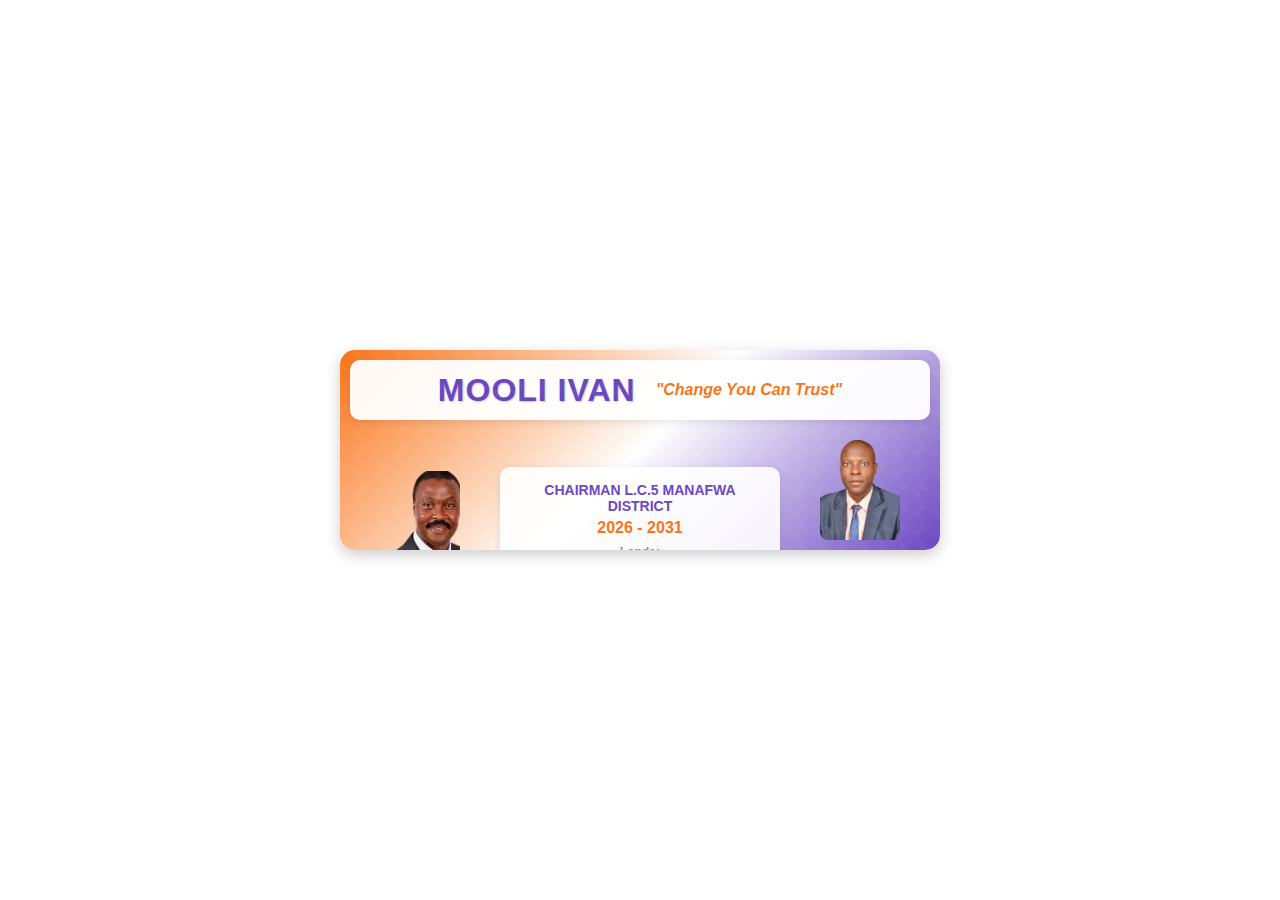
<file: car-sticker.html>
<!DOCTYPE html>
<html lang="en">
<head>
    <meta charset="UTF-8">
    <meta name="viewport" content="width=device-width, initial-scale=1.0">
    <title>MOOLI IVAN Car Sticker</title>
    <style>
        * {
            margin: 0;
            padding: 0;
            box-sizing: border-box;
        }

        body {
            font-family: 'Arial Black', Arial, sans-serif;
            background: #FFFFFF;
            display: flex;
            align-items: center;
            justify-content: center;
            min-height: 100vh;
            padding: 20px;
        }

        .sticker-container {
            width: 600px;
            height: 200px;
            background: linear-gradient(135deg, #F97316 0%, #FFFFFF 50%, #6B46C1 100%);
            border-radius: 15px;
            position: relative;
            overflow: hidden;
            box-shadow: 0 5px 15px rgba(0, 0, 0, 0.2);
        }

        /* Header Section */
        .header-section {
            background: rgba(255, 255, 255, 0.95);
            height: 60px;
            display: flex;
            align-items: center;
            justify-content: center;
            text-align: center;
            padding: 0 20px;
            margin: 10px;
            border-radius: 10px;
            box-shadow: 0 2px 8px rgba(0, 0, 0, 0.1);
        }

        .header-content {
            display: flex;
            align-items: center;
            gap: 20px;
        }

        .candidate-name {
            color: #6B46C1;
            font-size: 32px;
            font-weight: 900;
            text-shadow: 1px 1px 2px rgba(0, 0, 0, 0.2);
            letter-spacing: 1px;
        }

        .slogan {
            color: #F97316;
            font-size: 16px;
            font-weight: bold;
            font-style: italic;
        }

        /* Main Content Section */
        .main-section {
            height: 120px;
            display: grid;
            grid-template-columns: 120px 1fr 120px;
            align-items: center;
            padding: 10px 20px;
            gap: 20px;
        }

        .person-image {
            text-align: center;
            display: flex;
            flex-direction: column;
            align-items: center;
            justify-content: center;
        }

        .person-image img {
            width: 80px;
            height: 100px;
            object-fit: cover;
            border-radius: 8px;
            /* No borders as requested */
        }

        .person-label {
            color: #FFFFFF;
            font-size: 8px;
            font-weight: bold;
            margin-top: 5px;
            text-shadow: 1px 1px 2px rgba(0, 0, 0, 0.8);
            text-align: center;
        }

        .center-content {
            text-align: center;
            background: rgba(255, 255, 255, 0.9);
            padding: 15px;
            border-radius: 10px;
            box-shadow: 0 2px 8px rgba(0, 0, 0, 0.1);
        }

        .position-title {
            color: #6B46C1;
            font-size: 14px;
            font-weight: bold;
            margin-bottom: 5px;
        }

        .term-years {
            color: #F97316;
            font-size: 16px;
            font-weight: bold;
            margin-bottom: 8px;
        }

        .vote-call {
            color: #F97316;
            font-size: 12px;
            font-weight: bold;
            margin-bottom: 5px;
        }

        .main-message {
            color: #6B46C1;
            font-size: 8px;
            font-weight: bold;
            line-height: 1.2;
        }

        .party-section {
            display: flex;
            flex-direction: column;
            align-items: center;
            justify-content: center;
            gap: 5px;
        }

        .party-logo {
            width: 40px;
            height: 40px;
            background: #FFFFFF;
            border-radius: 50%;
            padding: 3px;
            display: flex;
            align-items: center;
            justify-content: center;
        }

        .party-logo img {
            width: 100%;
            height: 100%;
            object-fit: contain;
        }

        .party-text {
            color: #FFFFFF;
            font-size: 6px;
            font-weight: bold;
            text-align: center;
            line-height: 1.1;
            text-shadow: 1px 1px 2px rgba(0, 0, 0, 0.8);
        }

        /* Decorative elements */
        .sticker-container::before {
            content: '';
            position: absolute;
            top: 0;
            left: 0;
            right: 0;
            bottom: 0;
            background: linear-gradient(45deg, rgba(255,255,255,0.1) 25%, transparent 25%, transparent 75%, rgba(255,255,255,0.1) 75%);
            background-size: 20px 20px;
            pointer-events: none;
            opacity: 0.3;
        }
    </style>
</head>
<body>
    <div class="sticker-container">
        <!-- Header Section -->
        <div class="header-section">
            <div class="header-content">
                <div class="candidate-name">MOOLI IVAN</div>
                <div class="slogan">"Change You Can Trust"</div>
            </div>
        </div>

        <!-- Main Content Section -->
        <div class="main-section">
            <!-- Left Person -->
            <div class="person-image">
                <img src="MUGISHAMUNTU-removebg-preview.png" alt="MUGISHA MUNTU" onerror="this.style.display='none'">
                <div class="person-label">MUGISHA MUNTU<br>Party Leader</div>
            </div>

            <!-- Center Content -->
            <div class="center-content">
                <div class="position-title">CHAIRMAN L.C.5 MANAFWA DISTRICT</div>
                <div class="term-years">2026 - 2031</div>
                <div class="vote-call">Londa;</div>
                <div class="main-message">
                    Byebulekeeli, khutsowatsowana, Obulimi,<br>
                    Obulunzi n'obuvubi, Ebyemisannyo
                </div>
            </div>

            <!-- Right Section -->
            <div class="party-section">
                <img src="MOOLIIVAN-removebg-preview (1).png" alt="MOOLI IVAN" onerror="this.style.display='none'" style="width: 80px; height: 100px; object-fit: cover; border-radius: 8px;">
                <div class="person-label">MOOLI IVAN<br>LC5 Candidate</div>
                
                <div class="party-logo">
                    <img src="Alliance_for_National_Transformation.png" alt="ANT Logo">
                </div>
                <div class="party-text">ANT</div>
            </div>
        </div>
    </div>
</body>
</html>
</file>
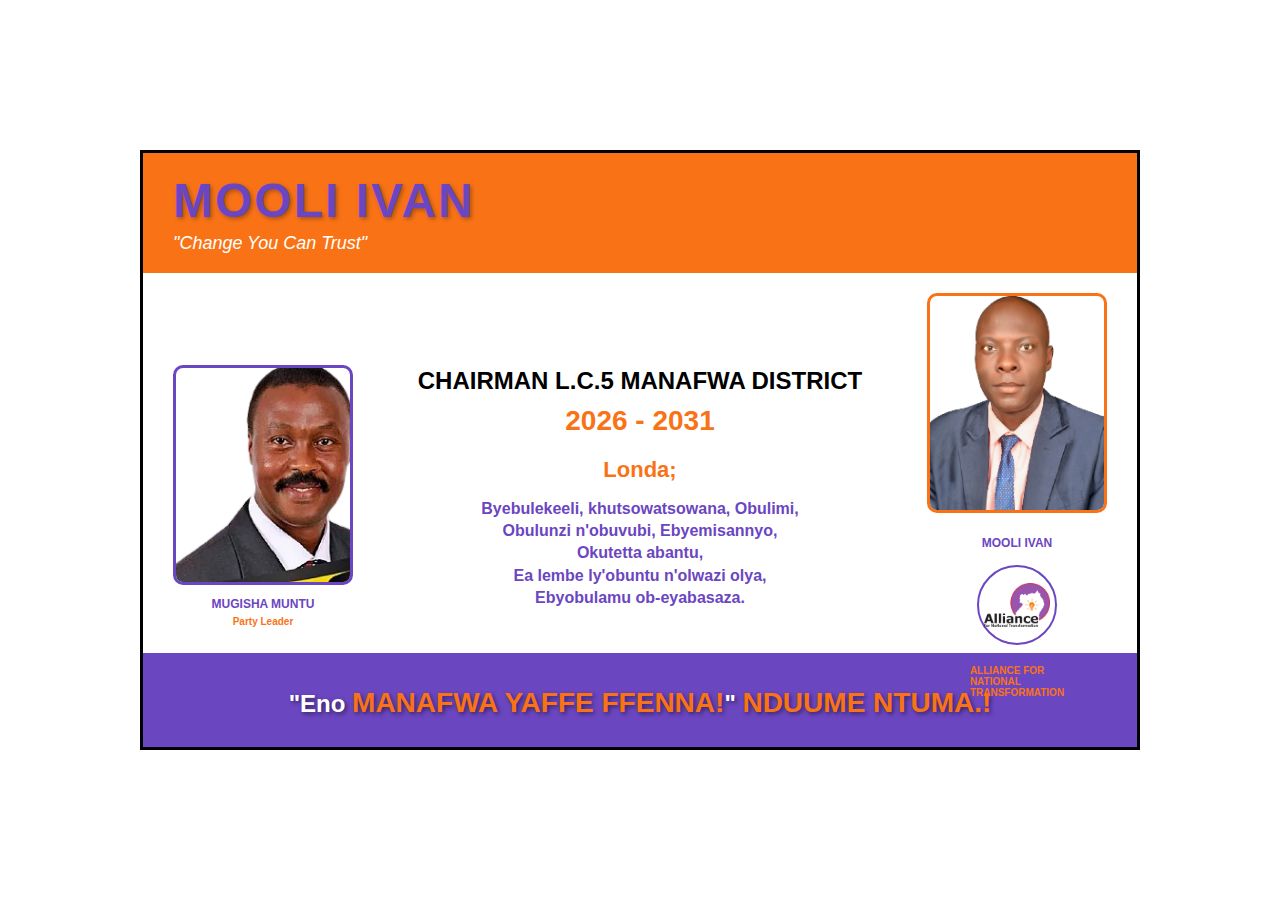
<file: old.html>
<!DOCTYPE html>
<html lang="en">
<head>
    <meta charset="UTF-8">
    <meta name="viewport" content="width=device-width, initial-scale=1.0">
    <title>MOOLI IVAN Static Banner</title>
    <style>
        * {
            margin: 0;
            padding: 0;
            box-sizing: border-box;
        }

        body {
            font-family: 'Arial Black', Arial, sans-serif;
            background: #FFFFFF;
            display: flex;
            align-items: center;
            justify-content: center;
            min-height: 100vh;
            padding: 20px;
        }

        .banner-container {
            width: 1000px;
            height: 600px;
            background: #FFFFFF;
            border: 3px solid #000000;
            position: relative;
            overflow: hidden;
        }

        /* Header Section - Orange background like the original */
        .header-section {
            background: #F97316;
            height: 120px;
            position: relative;
            display: flex;
            align-items: center;
            justify-content: space-between;
            padding: 0 30px;
        }

        .candidate-name {
            color: #6B46C1;
            font-size: 48px;
            font-weight: 900;
            text-shadow: 2px 2px 4px rgba(0, 0, 0, 0.3);
            letter-spacing: 2px;
        }

        .slogan {
            color: #FFFFFF;
            font-size: 18px;
            font-style: italic;
            margin-top: 5px;
        }

        /* Main Content Section */
        .main-section {
            background: #FFFFFF;
            height: 380px;
            position: relative;
            display: grid;
            grid-template-columns: 200px 1fr 200px;
            align-items: center;
            padding: 20px;
        }

        .left-image {
            text-align: center;
        }

        .left-image img {
            width: 180px;
            height: 220px;
            object-fit: cover;
            border-radius: 10px;
            border: 3px solid #6B46C1;
        }

        .center-content {
            padding: 0 30px;
            text-align: center;
        }

        .position-title {
            color: #000000;
            font-size: 24px;
            font-weight: bold;
            margin-bottom: 10px;
        }

        .term-years {
            color: #F97316;
            font-size: 28px;
            font-weight: bold;
            margin-bottom: 20px;
        }

        .vote-call {
            color: #F97316;
            font-size: 22px;
            font-weight: bold;
            margin-bottom: 15px;
        }

        .main-message {
            color: #6B46C1;
            font-size: 16px;
            font-weight: bold;
            line-height: 1.4;
            margin-bottom: 15px;
        }

        .right-section {
            display: flex;
            flex-direction: column;
            align-items: center;
            gap: 15px;
        }

        .right-image img {
            width: 180px;
            height: 220px;
            object-fit: cover;
            border-radius: 10px;
            border: 3px solid #F97316;
        }

        .party-logo {
            width: 80px;
            height: 80px;
            background: #FFFFFF;
            border-radius: 50%;
            padding: 5px;
            border: 2px solid #6B46C1;
        }

        .party-logo img {
            width: 100%;
            height: 100%;
            object-fit: contain;
        }

        /* Footer Section */
        .footer-section {
            background: #6B46C1;
            height: 100px;
            display: flex;
            align-items: center;
            justify-content: center;
            text-align: center;
        }

        .footer-message {
            color: #FFFFFF;
            font-size: 24px;
            font-weight: bold;
            text-shadow: 2px 2px 4px rgba(0, 0, 0, 0.5);
        }

        .footer-highlight {
            color: #F97316;
            font-size: 28px;
            font-weight: 900;
            text-transform: uppercase;
        }

        /* Candidate labels */
        .candidate-label {
            color: #6B46C1;
            font-size: 12px;
            font-weight: bold;
            margin-top: 8px;
        }

        .party-text {
            color: #F97316;
            font-size: 10px;
            font-weight: bold;
            margin-top: 5px;
        }
    </style>
</head>
<body>
    <div class="banner-container">
        <!-- Header Section -->
        <div class="header-section">
            <div>
                <div class="candidate-name">MOOLI IVAN</div>
                <div class="slogan">"Change You Can Trust"</div>
            </div>
        </div>

        <!-- Main Content Section -->
        <div class="main-section">
            <!-- Left Image -->
            <div class="left-image">
                <img src="MUGISHAMUNTU-removebg-preview.png" alt="MUGISHA MUNTU" onerror="this.style.display='none'">
                <div class="candidate-label">MUGISHA MUNTU</div>
                <div class="party-text">Party Leader</div>
            </div>

            <!-- Center Content -->
            <div class="center-content">
                <div class="position-title">CHAIRMAN L.C.5 MANAFWA DISTRICT</div>
                <div class="term-years">2026 - 2031</div>
                
                <div class="vote-call">Londa;</div>
                
                <div class="main-message">
                    Byebulekeeli, khutsowatsowana, Obulimi,<br>
                    Obulunzi n'obuvubi, Ebyemisannyo,<br>
                    Okutetta abantu,<br>
                    Ea lembe ly'obuntu n'olwazi olya,<br>
                    Ebyobulamu ob-eyabasaza.
                </div>
            </div>

            <!-- Right Section -->
            <div class="right-section">
                <img src="MOOLIIVAN-removebg-preview (1).png" alt="MOOLI IVAN" onerror="this.style.display='none'" style="width: 180px; height: 220px; object-fit: cover; border-radius: 10px; border: 3px solid #F97316;">
                <div class="candidate-label">MOOLI IVAN</div>
                
                <div class="party-logo">
                    <img src="Alliance_for_National_Transformation.png" alt="ANT Logo">
                </div>
                <div class="party-text">ALLIANCE FOR<br>NATIONAL<br>TRANSFORMATION</div>
            </div>
        </div>

        <!-- Footer Section -->
        <div class="footer-section">
            <div class="footer-message">
                "Eno <span class="footer-highlight">MANAFWA Yaffe Ffenna!</span>" <span class="footer-highlight">Nduume Ntuma.!</span>
            </div>
        </div>
    </div>
</body>
</html>
</file>
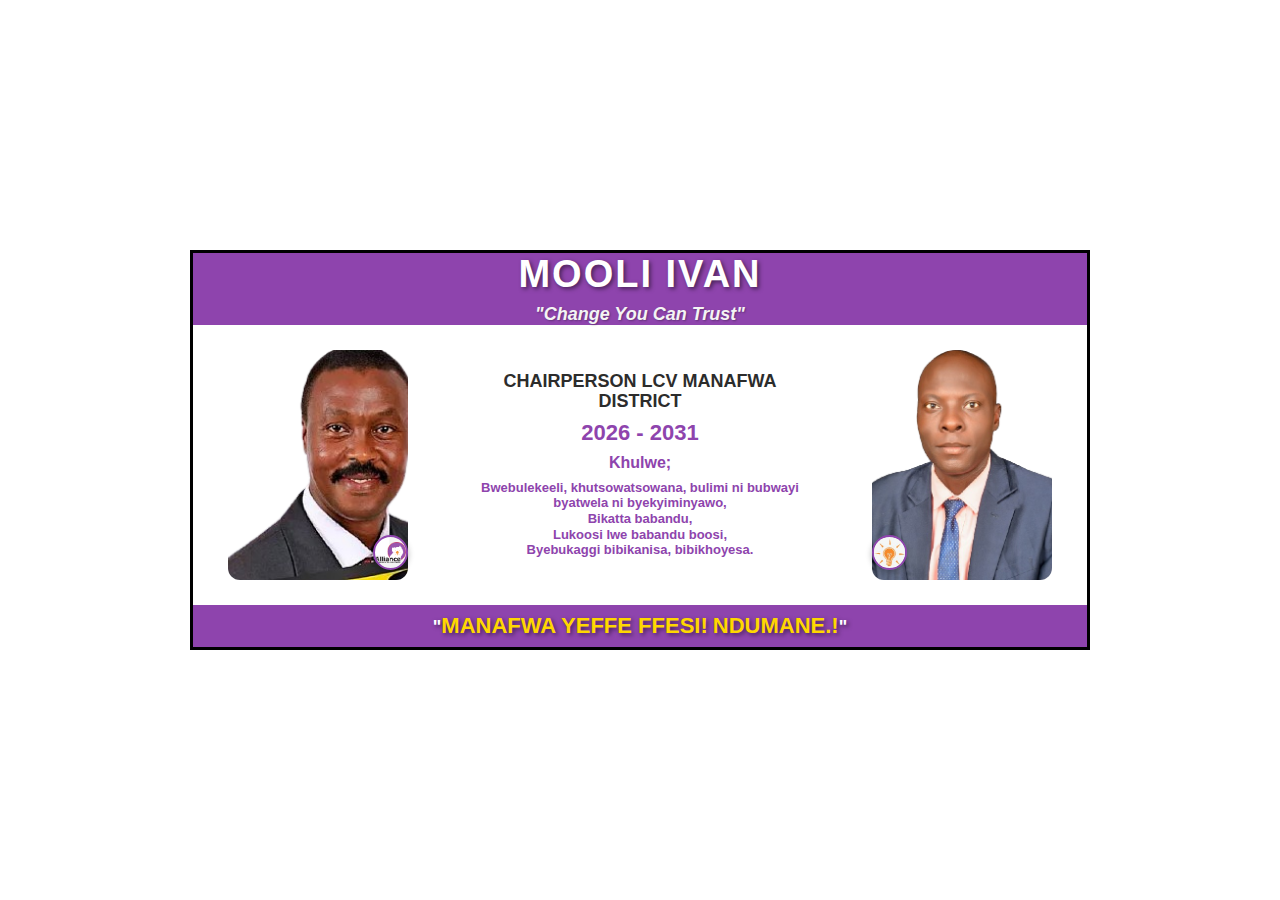
<file: static-banner.html>
<!DOCTYPE html>
<html lang="en">
<head>
  <meta charset="UTF-8" />
  <meta name="viewport" content="width=device-width, initial-scale=1.0"/>
  <title>MOOLI IVAN Static Banner</title>
  <style>
    * {
      margin: 0;
      padding: 0;
      box-sizing: border-box;
    }

    body {
      font-family: 'Arial Black', Arial, sans-serif;
      background: #fff;
      display: flex;
      align-items: center;
      justify-content: center;
      min-height: 100vh;
      padding: 20px;
    }

    .banner-container {
      width: 900px;
      height: 400px;
      border: 3px solid #000;
      background: #fff;
      display: flex;
      flex-direction: column;
      overflow: hidden;
    }

    .header-section {
      background: #8E44AD;
      height: 80px;
      display: flex;
      align-items: center;
      justify-content: center;
      padding: 0 30px;
    }

    .header-content {
      display: flex;
      flex-direction: column;
      align-items: center;
      gap: 8px;
    }

    .candidate-name {
      color: #fff;
      font-size: 38px;
      font-weight: 900;
      text-shadow: 2px 2px 4px rgba(0, 0, 0, 0.5);
      letter-spacing: 2px;
    }

    .slogan {
      color: #F4F4F4;
      font-size: 18px;
      font-style: italic;
      font-weight: bold;
      text-shadow: 1px 1px 2px rgba(0, 0, 0, 0.3);
    }

    .main-section {
      display: flex;
      flex: 1;
      padding: 25px;
      gap: 30px;
      align-items: center;
      justify-content: space-between;
    }

    .person-section {
      width: 200px;
      text-align: center;
      display: flex;
      flex-direction: column;
      align-items: center;
      justify-content: center;
      position: relative;
    }

    .person-section img {
      width: 180px;
      height: 230px;
      object-fit: cover;
      border-radius: 12px;
    }

    /* Small logo overlay on each person */
    .logo-overlay {
      position: absolute;
      bottom: 10px;
      width: 35px;
      height: 35px;
      background: rgba(255, 255, 255, 0.95);
      border-radius: 50%;
      border: 2px solid #8E44AD;
      display: flex;
      align-items: center;
      justify-content: center;
      box-shadow: 0 2px 6px rgba(0, 0, 0, 0.3);
    }

    .logo-overlay img {
      width: 100%;
      height: 100%;
      object-fit: contain;
      border-radius: 50%;
    }

    /* Position logos on opposite corners */
    .left-person .logo-overlay {
      right: 10px;
    }

    .right-person .logo-overlay {
      left: 10px;
    }

    .center-content {
      flex: 1;
      text-align: center;
      padding: 0 25px;
      display: flex;
      flex-direction: column;
      justify-content: center;
      gap: 8px;
      max-width: 400px;
    }

    .position-title {
      font-size: 18px;
      font-weight: bold;
      color: #2C2C2C;
      line-height: 1.1;
    }

    .term-years {
      font-size: 22px;
      color: #8E44AD;
      font-weight: bold;
    }

    .vote-call {
      font-size: 16px;
      color: #8E44AD;
      font-weight: bold;
    }

    .main-message {
      font-size: 13px;
      color: #8E44AD;
      font-weight: bold;
      line-height: 1.2;
    }

    .footer-section {
      background: #8E44AD;
      height: 60px;
      display: flex;
      align-items: center;
      justify-content: center;
      text-align: center;
      padding: 0 20px;
    }

    .footer-message {
      color: #fff;
      font-size: 18px;
      font-weight: bold;
      text-shadow: 2px 2px 4px rgba(0, 0, 0, 0.5);
    }

    .footer-highlight {
      color: #FFD700;
      font-size: 22px;
      font-weight: 900;
      text-transform: uppercase;
      text-shadow: 2px 2px 4px rgba(0, 0, 0, 0.5);
    }
  </style>
</head>
<body>
  <div class="banner-container">
    <!-- Header -->
    <div class="header-section">
      <div class="header-content">
        <div class="candidate-name">MOOLI IVAN</div>
        <div class="slogan">"Change You Can Trust"</div>
      </div>
    </div>

    <!-- Main -->
    <div class="main-section">
      <!-- Left Person: MUGISHA MUNTU -->
      <div class="person-section left-person">
        <img src="MUGISHAMUNTU-removebg-preview.png" alt="MUGISHA MUNTU" onerror="this.style.display='none'">
        <!-- ANT Logo overlay -->
        <div class="logo-overlay">
          <img src="Alliance_for_National_Transformation.png" alt="ANT Logo" onerror="this.style.display='none'">
        </div>
      </div>

      <!-- Center Content -->
      <div class="center-content">
        <div class="position-title">CHAIRPERSON LCV MANAFWA DISTRICT</div>
        <div class="term-years">2026 - 2031</div>
        <div class="vote-call">Khulwe;</div>
        <div class="main-message">
          Bwebulekeeli, khutsowatsowana, bulimi ni bubwayi<br>
          byatwela ni byekyiminyawo,<br>
          Bikatta babandu,<br>
          Lukoosi lwe babandu boosi,<br>
          Byebukaggi bibikanisa, bibikhoyesa.
        </div>
      </div>

      <!-- Right Person: MOOLI IVAN -->
      <div class="person-section right-person">
        <img src="MOOLIIVAN-removebg-preview (1).png" alt="MOOLI IVAN" onerror="this.style.display='none'">
        <!-- ANT Logo overlay -->
        <div class="logo-overlay">
          <img src="ANTLOGO.jpg" alt="ANT Logo" onerror="this.style.display='none'">
        </div>
      </div>
    </div>

    <!-- Footer -->
    <div class="footer-section">
      <div class="footer-message">
        "<span class="footer-highlight">MANAFWA Yeffe Ffesi!</span> <span class="footer-highlight">Ndumane.!</span>"
      </div>
    </div>
  </div>
</body>
</html>
</file>
<file: styles.css>
/* Reset and Base Styles */
* {
    margin: 0;
    padding: 0;
    box-sizing: border-box;
}

html {
    scroll-behavior: smooth;
}

body {
    font-family: 'Inter', -apple-system, BlinkMacSystemFont, 'Segoe UI', 'Roboto', sans-serif;
    line-height: 1.6;
    color: #333;
    overflow-x: hidden;
}

.container {
    max-width: 1200px;
    margin: 0 auto;
    padding: 0 20px;
}

/* ANT Party Colors */
:root {
    --primary-purple: #6B46C1;
    --secondary-orange: #F97316;
    --accent-white: #FFFFFF;
    --dark-purple: #553C9A;
    --light-purple: #8B5CF6;
    --dark-gray: #1F2937;
    --light-gray: #F9FAFB;
    --border-gray: #E5E7EB;
}

/* Typography */
h1, h2, h3, h4, h5, h6 {
    font-weight: 600;
    line-height: 1.3;
    margin-bottom: 1rem;
}

.section-title {
    font-size: 2.5rem;
    color: var(--primary-purple);
    text-align: center;
    margin-bottom: 0.5rem;
}

.section-subtitle {
    font-size: 1.1rem;
    color: #6B7280;
    text-align: center;
    margin-bottom: 3rem;
}

/* Navigation */
.navbar {
    position: fixed;
    top: 0;
    width: 100%;
    background: rgba(255, 255, 255, 0.95);
    backdrop-filter: blur(10px);
    border-bottom: 1px solid var(--border-gray);
    z-index: 1000;
    transition: all 0.3s ease;
}

.nav-container {
    display: flex;
    justify-content: space-between;
    align-items: center;
    padding: 1rem 20px;
    max-width: 1200px;
    margin: 0 auto;
}

.nav-logo {
    display: flex;
    align-items: center;
    gap: 10px;
}

.logo-img {
    height: 40px;
    width: auto;
}

.logo-text {
    font-size: 1.5rem;
    font-weight: 700;
    color: var(--primary-purple);
}

.nav-menu {
    display: flex;
    list-style: none;
    gap: 2rem;
}

.nav-link {
    text-decoration: none;
    color: var(--dark-gray);
    font-weight: 500;
    transition: color 0.3s ease;
    padding: 0.5rem 0;
    border-bottom: 2px solid transparent;
}

.nav-link:hover {
    color: var(--primary-purple);
    border-bottom-color: var(--secondary-orange);
}

.nav-toggle {
    display: none;
    flex-direction: column;
    cursor: pointer;
}

.bar {
    width: 25px;
    height: 3px;
    background: var(--primary-purple);
    margin: 3px 0;
    transition: 0.3s;
    border-radius: 2px;
}

/* Hero Section */
.hero {
    min-height: 100vh;
    background: linear-gradient(135deg, var(--primary-purple) 0%, var(--dark-purple) 100%);
    display: flex;
    align-items: center;
    position: relative;
    overflow: hidden;
}

.hero-overlay {
    position: absolute;
    top: 0;
    left: 0;
    right: 0;
    bottom: 0;
    background: rgba(0, 0, 0, 0.1);
}

.hero-content {
    position: relative;
    z-index: 2;
    width: 100%;
    padding: 100px 0 50px;
}

.hero-content .container {
    display: grid;
    grid-template-columns: 1fr 1fr;
    gap: 4rem;
    align-items: center;
}

.hero-text {
    color: white;
}

.hero-title {
    font-size: 4rem;
    font-weight: 700;
    margin-bottom: 0.5rem;
    text-shadow: 2px 2px 4px rgba(0, 0, 0, 0.3);
}

.hero-subtitle {
    font-size: 1.5rem;
    margin-bottom: 0.5rem;
    opacity: 0.9;
}

.hero-district {
    font-size: 1.2rem;
    margin-bottom: 1rem;
    opacity: 0.8;
}

.hero-party {
    display: flex;
    align-items: center;
    gap: 10px;
    font-size: 1.1rem;
    margin-bottom: 2rem;
    opacity: 0.9;
}

.hero-logo {
    height: 30px;
    width: auto;
}

.hero-slogan {
    font-size: 2.5rem;
    color: var(--secondary-orange);
    margin-bottom: 2rem;
    text-shadow: 2px 2px 4px rgba(0, 0, 0, 0.3);
}

.hero-buttons {
    display: flex;
    gap: 1rem;
    flex-wrap: wrap;
}

.hero-image {
    text-align: center;
}

.candidate-image {
    width: 100%;
    max-width: 400px;
    height: auto;
    border-radius: 20px;
    box-shadow: 0 20px 40px rgba(0, 0, 0, 0.3);
    border: 4px solid var(--secondary-orange);
}

/* Buttons */
.btn {
    display: inline-block;
    padding: 1rem 2rem;
    font-size: 1.1rem;
    font-weight: 600;
    text-decoration: none;
    border: none;
    border-radius: 50px;
    cursor: pointer;
    transition: all 0.3s ease;
    text-transform: uppercase;
    letter-spacing: 0.5px;
}

.btn-primary {
    background: var(--secondary-orange);
    color: white;
    box-shadow: 0 4px 15px rgba(249, 115, 22, 0.3);
}

.btn-primary:hover {
    background: #EA580C;
    transform: translateY(-2px);
    box-shadow: 0 6px 20px rgba(249, 115, 22, 0.4);
}

.btn-secondary {
    background: transparent;
    color: white;
    border: 2px solid white;
}

.btn-secondary:hover {
    background: white;
    color: var(--primary-purple);
}

/* Sections */
section {
    padding: 80px 0;
}

.about {
    background: var(--light-gray);
}

.about-content {
    display: grid;
    grid-template-columns: 1fr 1fr;
    gap: 4rem;
    align-items: center;
    margin-top: 2rem;
}

.about-card {
    background: white;
    padding: 2rem;
    border-radius: 15px;
    margin-bottom: 2rem;
    box-shadow: 0 4px 15px rgba(0, 0, 0, 0.1);
    transition: transform 0.3s ease;
}

.about-card:hover {
    transform: translateY(-5px);
}

.about-card i {
    font-size: 2.5rem;
    color: var(--secondary-orange);
    margin-bottom: 1rem;
}

.about-card h3 {
    color: var(--primary-purple);
    margin-bottom: 1rem;
}

.leadership-timeline {
    margin-top: 1rem;
}

.timeline-item {
    padding: 0.8rem 0;
    border-left: 3px solid var(--secondary-orange);
    padding-left: 1.5rem;
    margin-bottom: 1rem;
    position: relative;
    background: var(--light-gray);
    border-radius: 0 8px 8px 0;
}

.timeline-item::before {
    content: '';
    position: absolute;
    left: -6px;
    top: 50%;
    transform: translateY(-50%);
    width: 12px;
    height: 12px;
    background: var(--secondary-orange);
    border-radius: 50%;
}

.timeline-item strong {
    color: var(--primary-purple);
    font-weight: 600;
}

.biography {
    border-left: 4px solid var(--primary-purple);
}

.about-img {
    width: 100%;
    max-width: 350px;
    border-radius: 15px;
    box-shadow: 0 10px 30px rgba(0, 0, 0, 0.2);
}

.about-quote {
    background: white;
    padding: 2rem;
    border-radius: 15px;
    margin-top: 2rem;
    box-shadow: 0 4px 15px rgba(0, 0, 0, 0.1);
    border-left: 4px solid var(--secondary-orange);
}

.about-quote blockquote {
    font-style: italic;
    font-size: 1.1rem;
    color: var(--dark-gray);
    margin-bottom: 1rem;
}

.about-quote cite {
    color: var(--primary-purple);
    font-weight: 600;
}

/* Manifesto Section */
.manifesto {
    background: white;
}

.manifesto-grid {
    display: grid;
    grid-template-columns: repeat(auto-fit, minmax(350px, 1fr));
    gap: 2rem;
    margin-top: 2rem;
}

.manifesto-card {
    background: var(--light-gray);
    padding: 2.5rem;
    border-radius: 15px;
    transition: all 0.3s ease;
    border: 2px solid transparent;
}

.manifesto-card:hover {
    border-color: var(--secondary-orange);
    transform: translateY(-5px);
    box-shadow: 0 10px 30px rgba(0, 0, 0, 0.1);
}

.card-icon {
    background: var(--primary-purple);
    color: white;
    width: 60px;
    height: 60px;
    border-radius: 50%;
    display: flex;
    align-items: center;
    justify-content: center;
    margin-bottom: 1.5rem;
    font-size: 1.5rem;
}

.manifesto-card h3 {
    color: var(--primary-purple);
    margin-bottom: 1.5rem;
}

.manifesto-card ul {
    list-style: none;
}

.manifesto-card li {
    padding: 0.5rem 0;
    padding-left: 1.5rem;
    position: relative;
    color: var(--dark-gray);
}

.manifesto-card li::before {
    content: "✓";
    position: absolute;
    left: 0;
    color: var(--secondary-orange);
    font-weight: bold;
}

/* News Section */
.news {
    background: var(--light-gray);
}

.news-grid {
    display: grid;
    grid-template-columns: repeat(auto-fit, minmax(300px, 1fr));
    gap: 2rem;
    margin-top: 2rem;
}

.news-card {
    background: white;
    border-radius: 15px;
    overflow: hidden;
    box-shadow: 0 4px 15px rgba(0, 0, 0, 0.1);
    transition: transform 0.3s ease;
    display: flex;
    flex-direction: column;
}

.news-card:hover {
    transform: translateY(-5px);
}

.news-date {
    background: var(--primary-purple);
    color: white;
    padding: 1rem;
    text-align: center;
    width: 80px;
    height: 80px;
    border-radius: 50%;
    margin: 1.5rem;
    display: flex;
    flex-direction: column;
    align-items: center;
    justify-content: center;
}

.news-date .day {
    font-size: 1.5rem;
    font-weight: 700;
}

.news-date .month {
    font-size: 0.9rem;
    text-transform: uppercase;
}

.news-content {
    padding: 0 1.5rem 1.5rem;
    flex-grow: 1;
}

.news-content h3 {
    color: var(--primary-purple);
    margin-bottom: 1rem;
}

.read-more {
    color: var(--secondary-orange);
    text-decoration: none;
    font-weight: 600;
    text-transform: uppercase;
    font-size: 0.9rem;
}

.read-more:hover {
    text-decoration: underline;
}

/* Gallery Section */
.gallery {
    background: white;
}

.gallery-grid {
    display: grid;
    grid-template-columns: repeat(auto-fill, minmax(250px, 1fr));
    gap: 1.5rem;
    margin-top: 2rem;
}

.gallery-item {
    position: relative;
    border-radius: 15px;
    overflow: hidden;
    aspect-ratio: 4/3;
    box-shadow: 0 4px 15px rgba(0, 0, 0, 0.1);
    transition: transform 0.3s ease;
}

.gallery-item:hover {
    transform: scale(1.05);
}

.gallery-item img {
    width: 100%;
    height: 100%;
    object-fit: cover;
}

.gallery-overlay {
    position: absolute;
    bottom: 0;
    left: 0;
    right: 0;
    background: linear-gradient(transparent, rgba(0, 0, 0, 0.8));
    color: white;
    padding: 2rem 1.5rem 1.5rem;
    transform: translateY(100%);
    transition: transform 0.3s ease;
}

.gallery-item:hover .gallery-overlay {
    transform: translateY(0);
}

.gallery-overlay h4 {
    margin-bottom: 0.5rem;
}

/* Volunteer Section */
.volunteer {
    background: var(--light-gray);
}

.volunteer-content {
    display: grid;
    grid-template-columns: 1fr 1fr;
    gap: 4rem;
    margin-top: 2rem;
}

.help-options {
    display: flex;
    flex-direction: column;
    gap: 2rem;
    margin-top: 2rem;
}

.help-item {
    display: flex;
    align-items: flex-start;
    gap: 1.5rem;
}

.help-item i {
    color: var(--secondary-orange);
    font-size: 2rem;
    margin-top: 0.5rem;
}

.help-item h4 {
    color: var(--primary-purple);
    margin-bottom: 0.5rem;
}

.volunteer-form {
    background: white;
    padding: 2.5rem;
    border-radius: 15px;
    box-shadow: 0 4px 15px rgba(0, 0, 0, 0.1);
}

.volunteer-form h3 {
    color: var(--primary-purple);
    margin-bottom: 2rem;
    text-align: center;
}

.form-group {
    margin-bottom: 1.5rem;
}

.form-group input,
.form-group select,
.form-group textarea {
    width: 100%;
    padding: 1rem;
    border: 2px solid var(--border-gray);
    border-radius: 10px;
    font-size: 1rem;
    transition: border-color 0.3s ease;
    font-family: inherit;
}

.form-group input:focus,
.form-group select:focus,
.form-group textarea:focus {
    outline: none;
    border-color: var(--primary-purple);
}

/* Donate Section */
.donate {
    background: var(--primary-purple);
    color: white;
}

.donate-content {
    text-align: center;
}

.donate-content h2 {
    color: white;
    font-size: 2.5rem;
    margin-bottom: 1rem;
}

.donate-content p {
    font-size: 1.2rem;
    margin-bottom: 3rem;
    opacity: 0.9;
}

.donate-info {
    display: grid;
    grid-template-columns: repeat(auto-fit, minmax(250px, 1fr));
    gap: 2rem;
    margin-top: 3rem;
}

.donate-method {
    background: rgba(255, 255, 255, 0.1);
    padding: 2rem;
    border-radius: 15px;
    display: flex;
    align-items: center;
    gap: 1.5rem;
    backdrop-filter: blur(10px);
}

.donate-method i {
    font-size: 2.5rem;
    color: var(--secondary-orange);
}

.donate-method h4 {
    color: white;
    margin-bottom: 0.5rem;
}

/* Contact Section */
.contact {
    background: var(--light-gray);
}

.contact-content {
    display: grid;
    grid-template-columns: 1fr 1fr;
    gap: 4rem;
    margin-top: 2rem;
}

.contact-item {
    display: flex;
    align-items: flex-start;
    gap: 1.5rem;
    margin-bottom: 2rem;
}

.contact-item i {
    color: var(--secondary-orange);
    font-size: 1.5rem;
    margin-top: 0.5rem;
}

.contact-item h4 {
    color: var(--primary-purple);
    margin-bottom: 0.5rem;
}

.social-links {
    margin-top: 2rem;
}

.social-links h4 {
    color: var(--primary-purple);
    margin-bottom: 1rem;
}

.social-icons {
    display: flex;
    gap: 1rem;
}

.social-icon {
    width: 50px;
    height: 50px;
    background: var(--primary-purple);
    color: white;
    display: flex;
    align-items: center;
    justify-content: center;
    border-radius: 50%;
    text-decoration: none;
    font-size: 1.2rem;
    transition: all 0.3s ease;
}

.social-icon:hover {
    background: var(--secondary-orange);
    transform: translateY(-3px);
}

.contact-form {
    background: white;
    padding: 2.5rem;
    border-radius: 15px;
    box-shadow: 0 4px 15px rgba(0, 0, 0, 0.1);
}

/* Footer */
.footer {
    background: var(--dark-gray);
    color: white;
    padding: 3rem 0 1rem;
}

.footer-content {
    display: grid;
    grid-template-columns: repeat(auto-fit, minmax(250px, 1fr));
    gap: 2rem;
    margin-bottom: 2rem;
}

.footer-logo {
    display: flex;
    align-items: center;
    gap: 10px;
    margin-bottom: 1rem;
}

.footer-logo img {
    height: 40px;
    width: auto;
}

.footer-logo span {
    font-size: 1.5rem;
    font-weight: 700;
    color: var(--secondary-orange);
}

.footer-slogan {
    color: var(--secondary-orange);
    font-weight: 600;
    font-style: italic;
}

.footer-section h4 {
    color: var(--secondary-orange);
    margin-bottom: 1rem;
}

.footer-section ul {
    list-style: none;
}

.footer-section ul li {
    margin-bottom: 0.5rem;
}

.footer-section ul li a {
    color: #D1D5DB;
    text-decoration: none;
    transition: color 0.3s ease;
}

.footer-section ul li a:hover {
    color: var(--secondary-orange);
}

.footer-section p {
    margin-bottom: 0.5rem;
    color: #D1D5DB;
}

.footer-section i {
    color: var(--secondary-orange);
    margin-right: 0.5rem;
}

.footer-bottom {
    border-top: 1px solid #374151;
    padding-top: 1rem;
    text-align: center;
    color: #9CA3AF;
}

.developer-credit {
    margin-top: 1rem;
    padding-top: 1rem;
    border-top: 1px solid #374151;
}

.developer-credit p {
    color: #9CA3AF;
    font-size: 0.9rem;
}

.developer-credit a {
    color: var(--secondary-orange);
    text-decoration: none;
    transition: color 0.3s ease;
}

.developer-credit a:hover {
    color: var(--light-purple);
    text-decoration: underline;
}

/* Responsive Design */
@media (max-width: 768px) {
    .nav-menu {
        position: fixed;
        left: -100%;
        top: 70px;
        flex-direction: column;
        background-color: white;
        width: 100%;
        text-align: center;
        transition: 0.3s;
        box-shadow: 0 10px 27px rgba(0, 0, 0, 0.05);
        padding: 2rem 0;
    }

    .nav-menu.active {
        left: 0;
    }

    .nav-toggle {
        display: flex;
    }

    .nav-toggle.active .bar:nth-child(2) {
        opacity: 0;
    }

    .nav-toggle.active .bar:nth-child(1) {
        transform: translateY(8px) rotate(45deg);
    }

    .nav-toggle.active .bar:nth-child(3) {
        transform: translateY(-8px) rotate(-45deg);
    }

    .hero-content .container {
        grid-template-columns: 1fr;
        gap: 2rem;
        text-align: center;
    }

    .hero-title {
        font-size: 2.5rem;
    }

    .hero-slogan {
        font-size: 1.8rem;
    }

    .section-title {
        font-size: 2rem;
    }

    .about-content,
    .volunteer-content,
    .contact-content {
        grid-template-columns: 1fr;
        gap: 2rem;
    }

    .manifesto-grid {
        grid-template-columns: 1fr;
    }

    .hero-buttons {
        justify-content: center;
    }

    .btn {
        padding: 0.8rem 1.5rem;
        font-size: 1rem;
    }

    .candidate-image {
        max-width: 300px;
    }
}

@media (max-width: 480px) {
    .container {
        padding: 0 15px;
    }

    .hero-title {
        font-size: 2rem;
    }

    .hero-slogan {
        font-size: 1.5rem;
    }

    .section-title {
        font-size: 1.8rem;
    }

    .manifesto-card,
    .volunteer-form,
    .contact-form {
        padding: 1.5rem;
    }

    .gallery-grid {
        grid-template-columns: 1fr;
    }

    .news-grid {
        grid-template-columns: 1fr;
    }

    .donate-info {
        grid-template-columns: 1fr;
    }
}

/* Animation Classes */
@keyframes fadeInUp {
    from {
        opacity: 0;
        transform: translateY(30px);
    }
    to {
        opacity: 1;
        transform: translateY(0);
    }
}

.fade-in-up {
    animation: fadeInUp 0.6s ease-out;
}

/* Utility Classes */
.text-center {
    text-align: center;
}

.mb-2 {
    margin-bottom: 2rem;
}

.mt-2 {
    margin-top: 2rem;
}

/* Success Messages */
.success-message {
    background: #10B981;
    color: white;
    padding: 1rem;
    border-radius: 10px;
    margin-top: 1rem;
    text-align: center;
    display: none;
}

.success-message.show {
    display: block;
}
</file>
